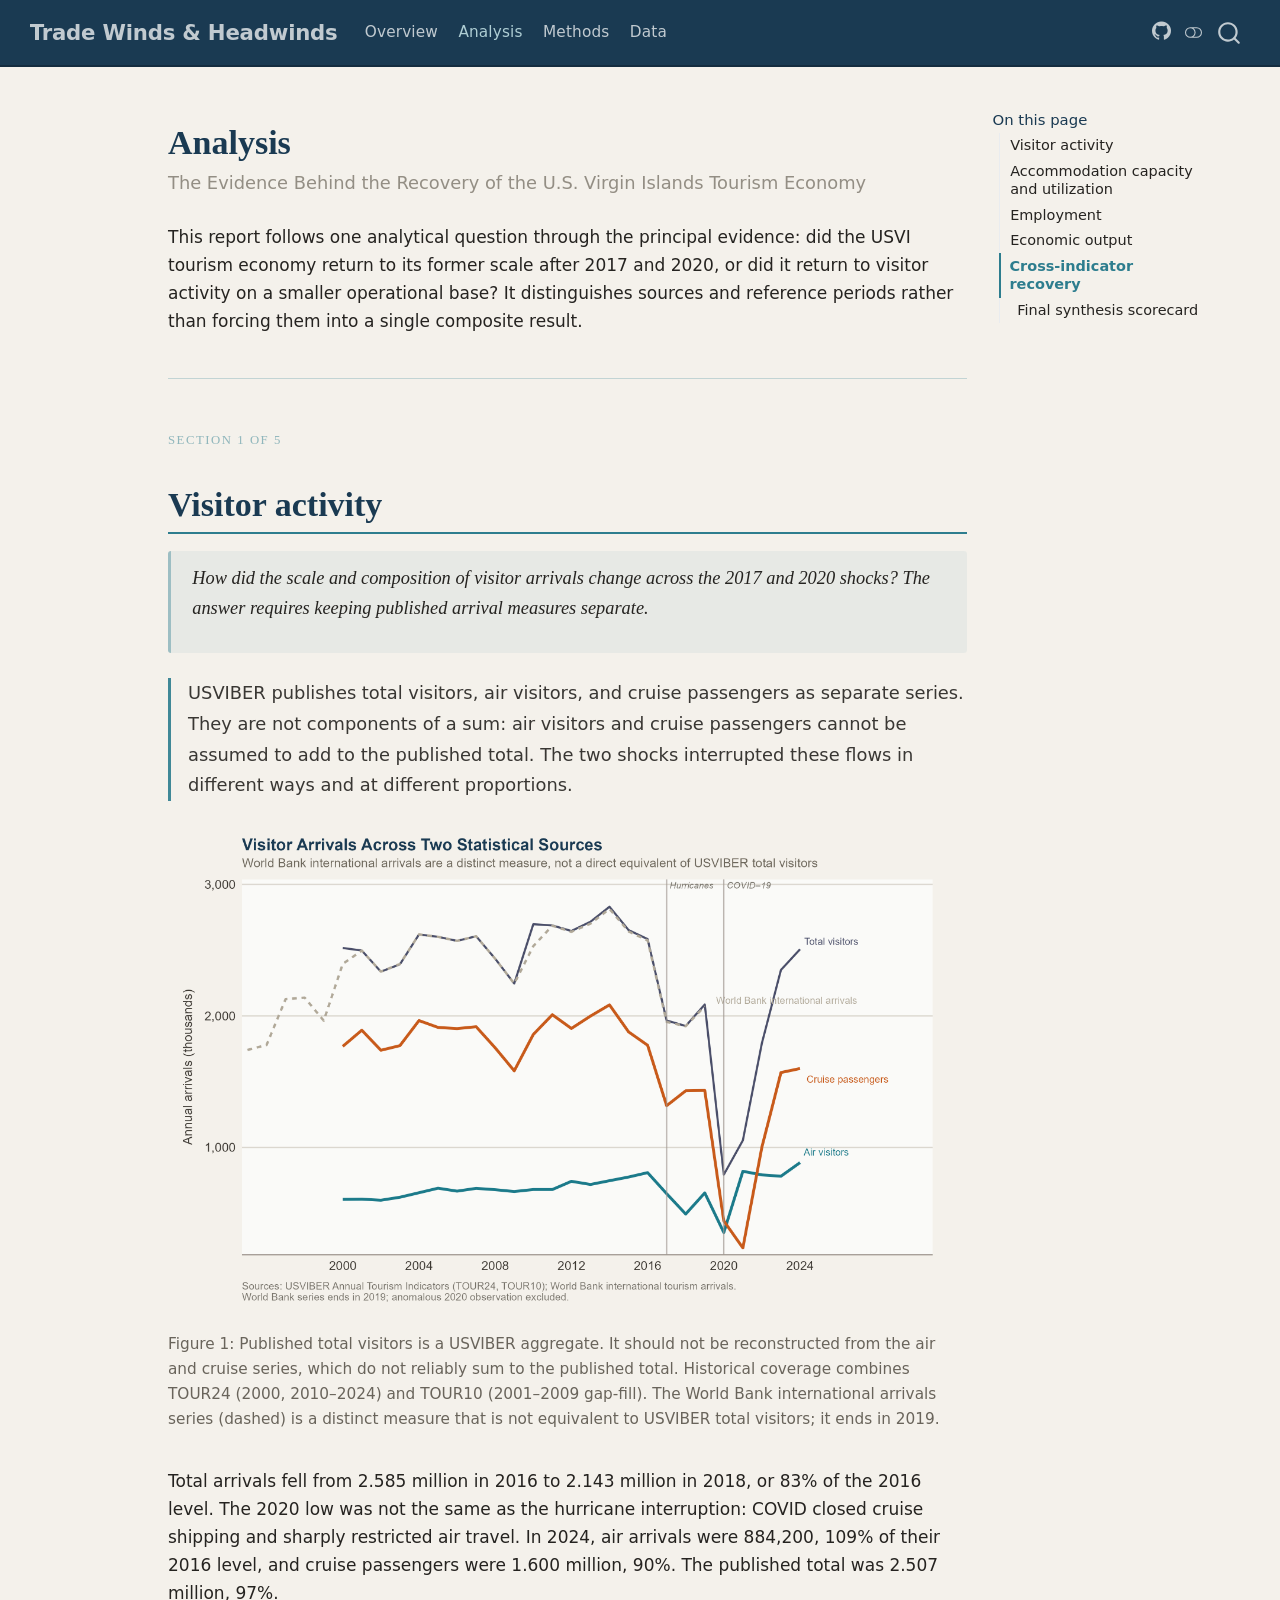
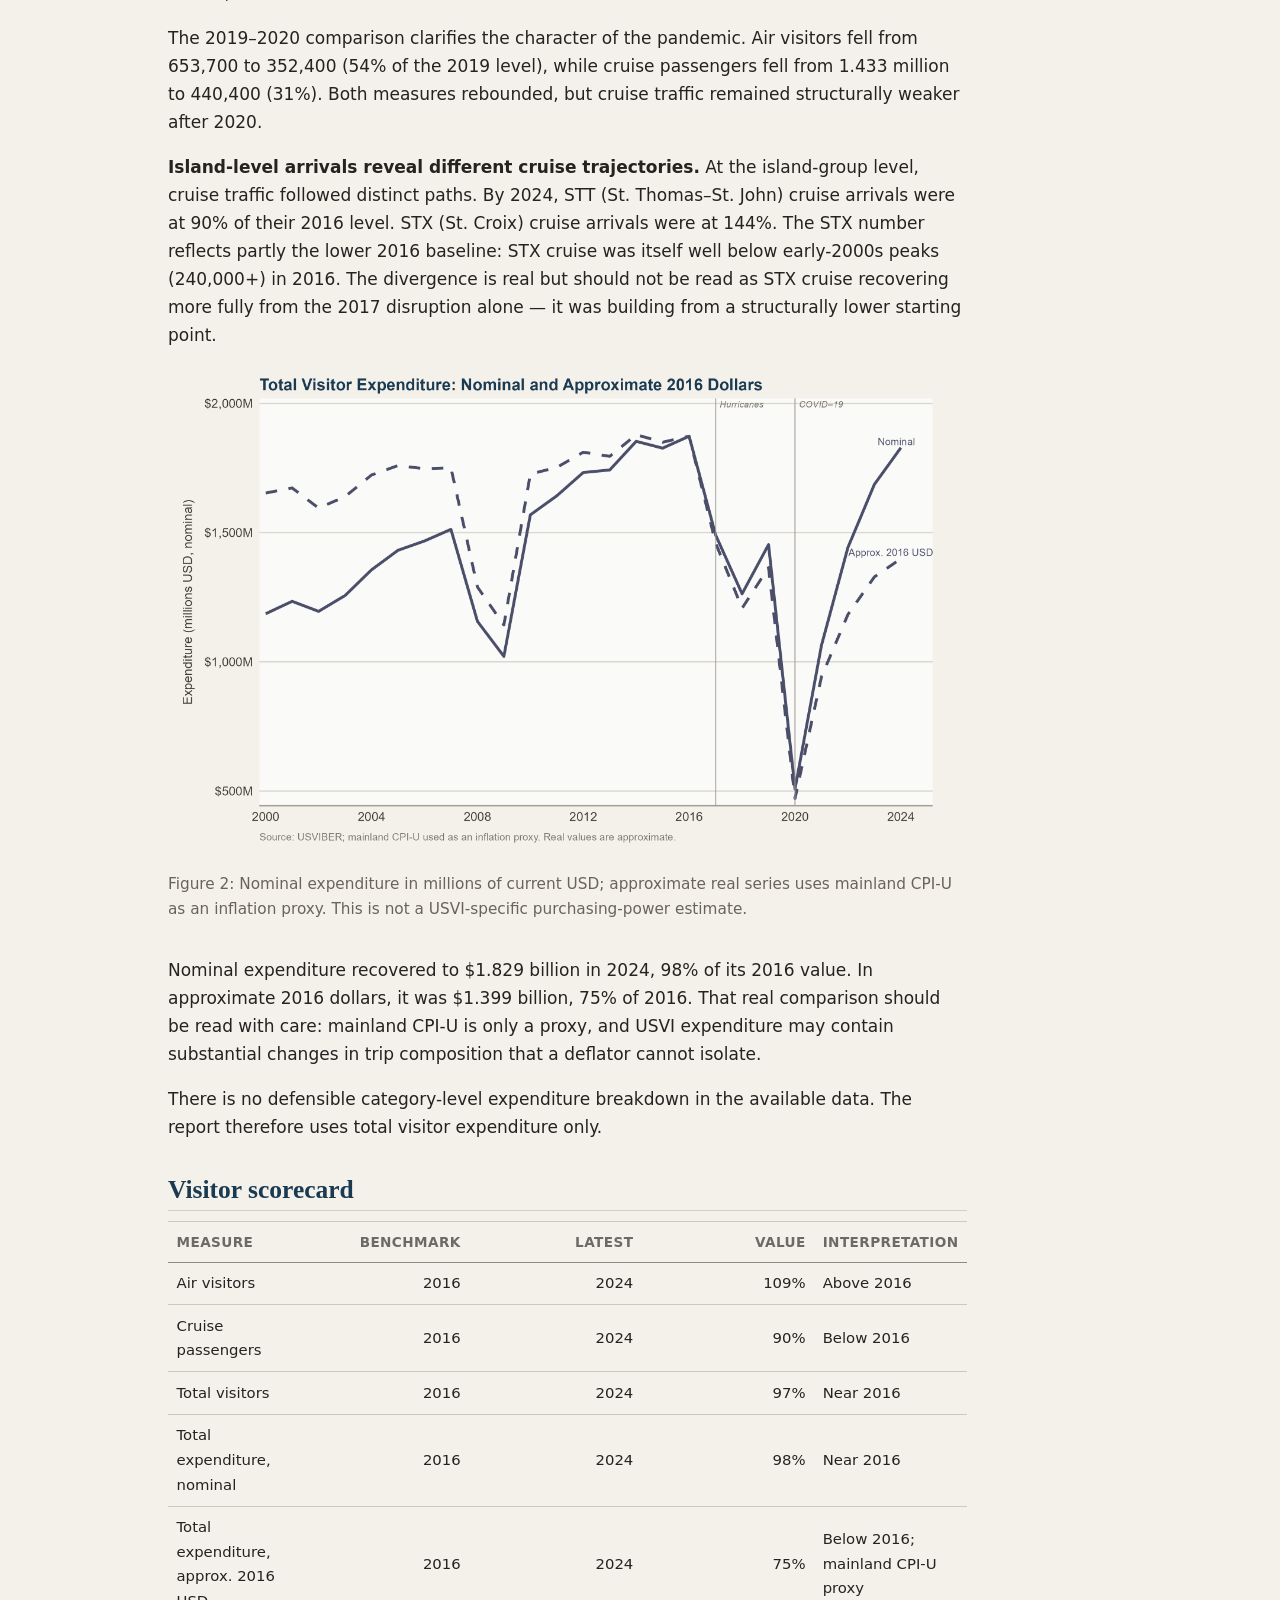
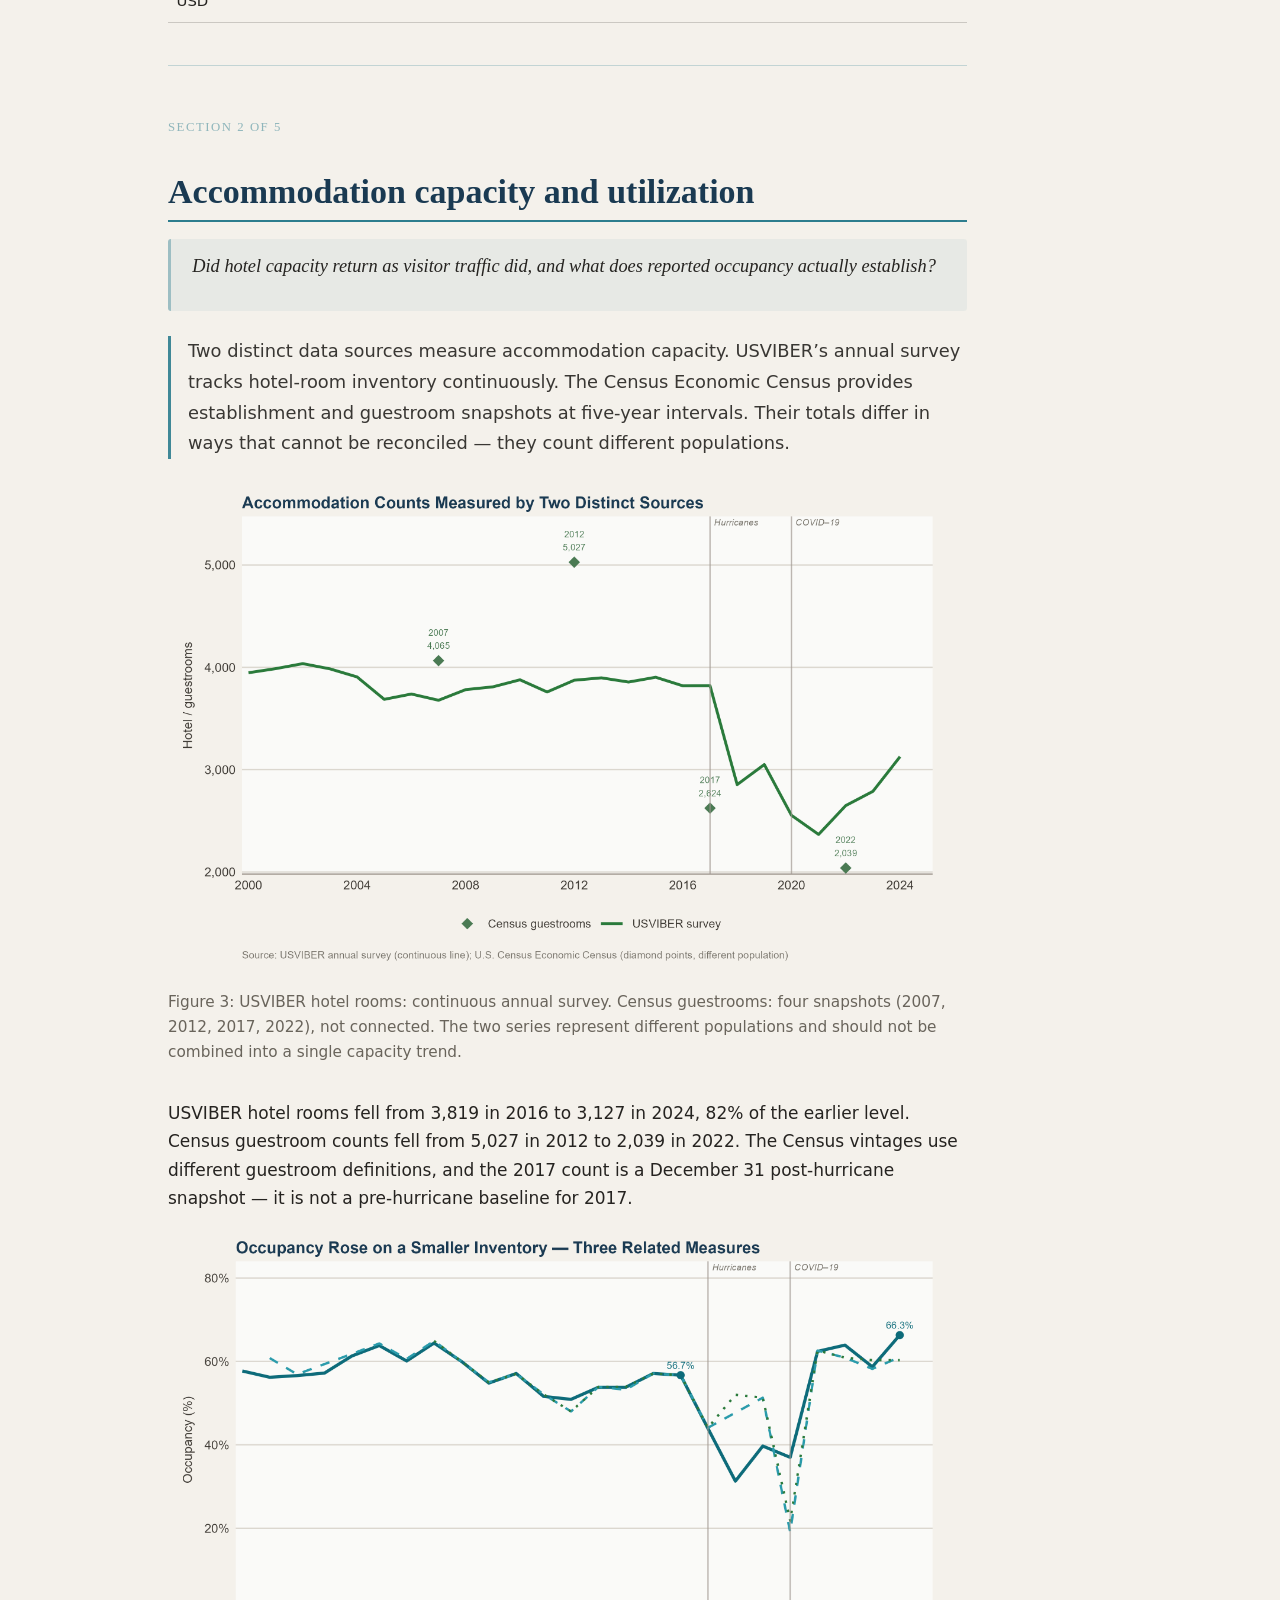
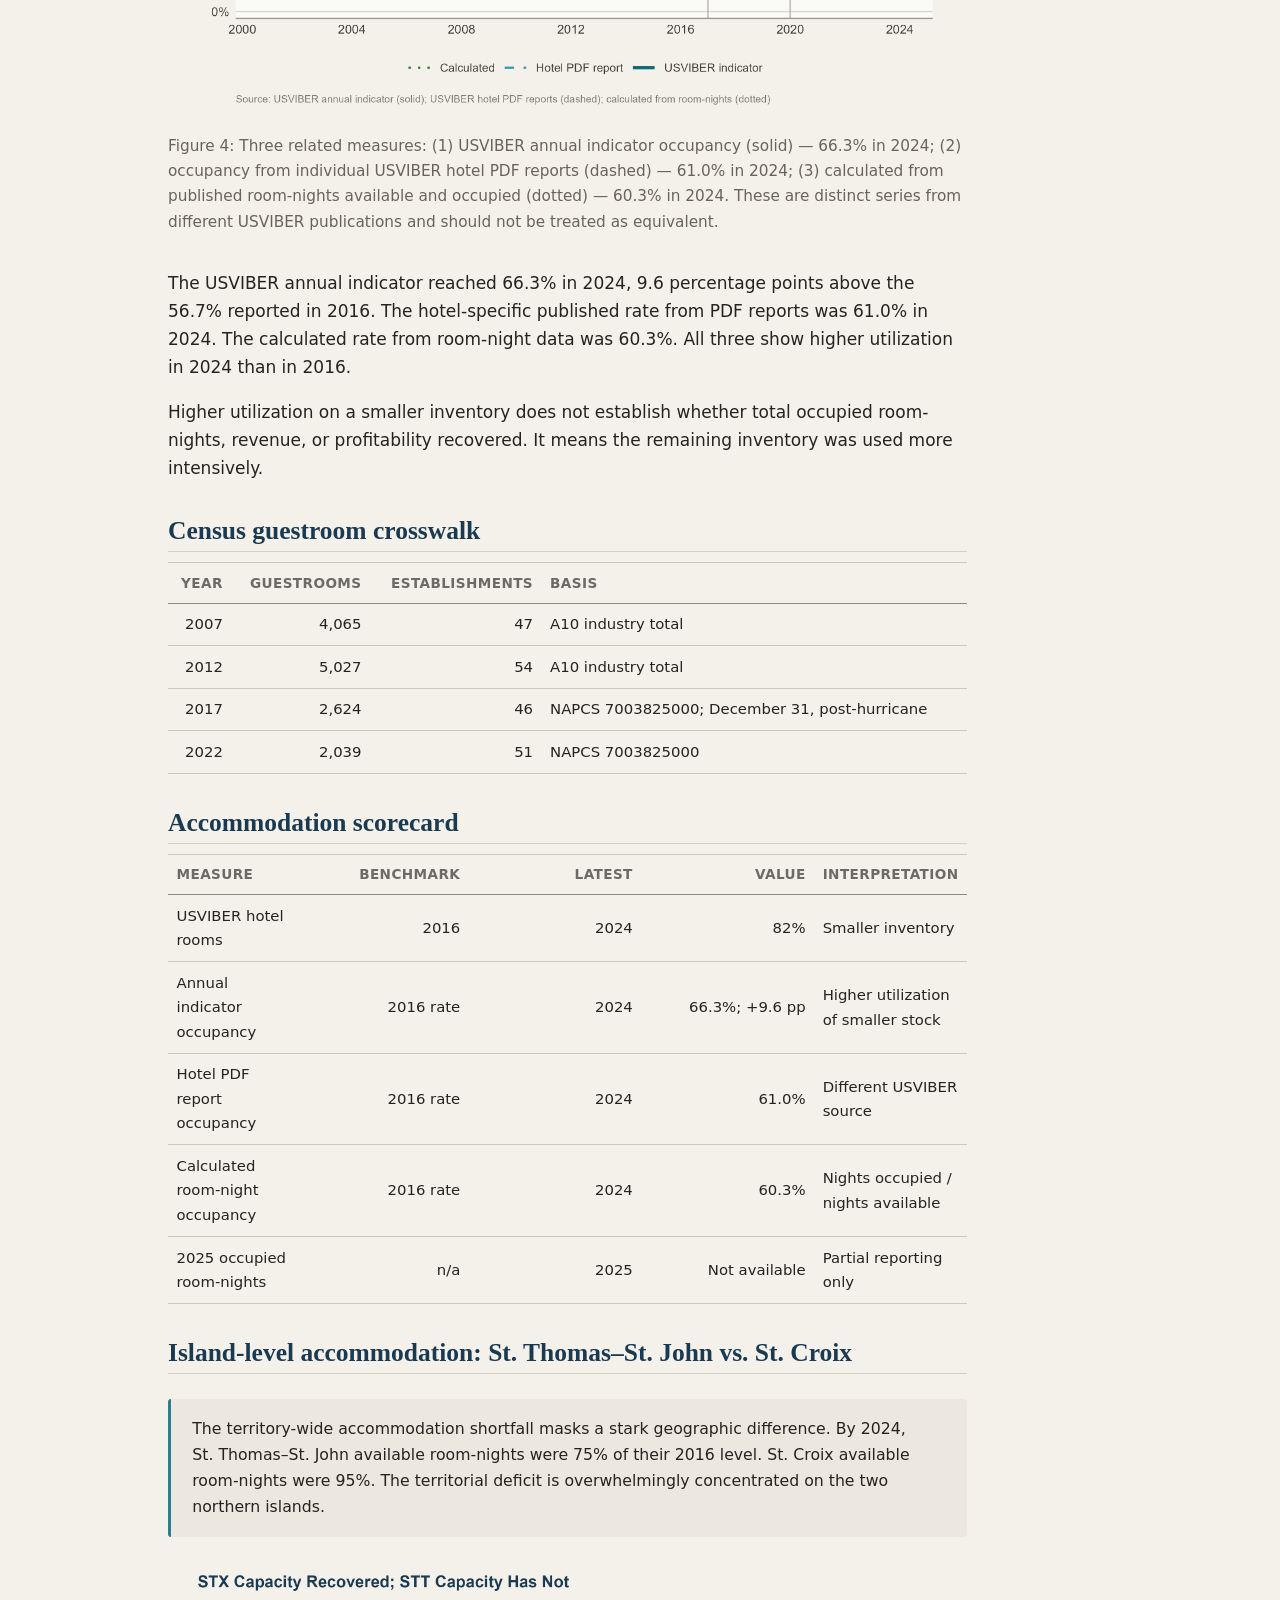
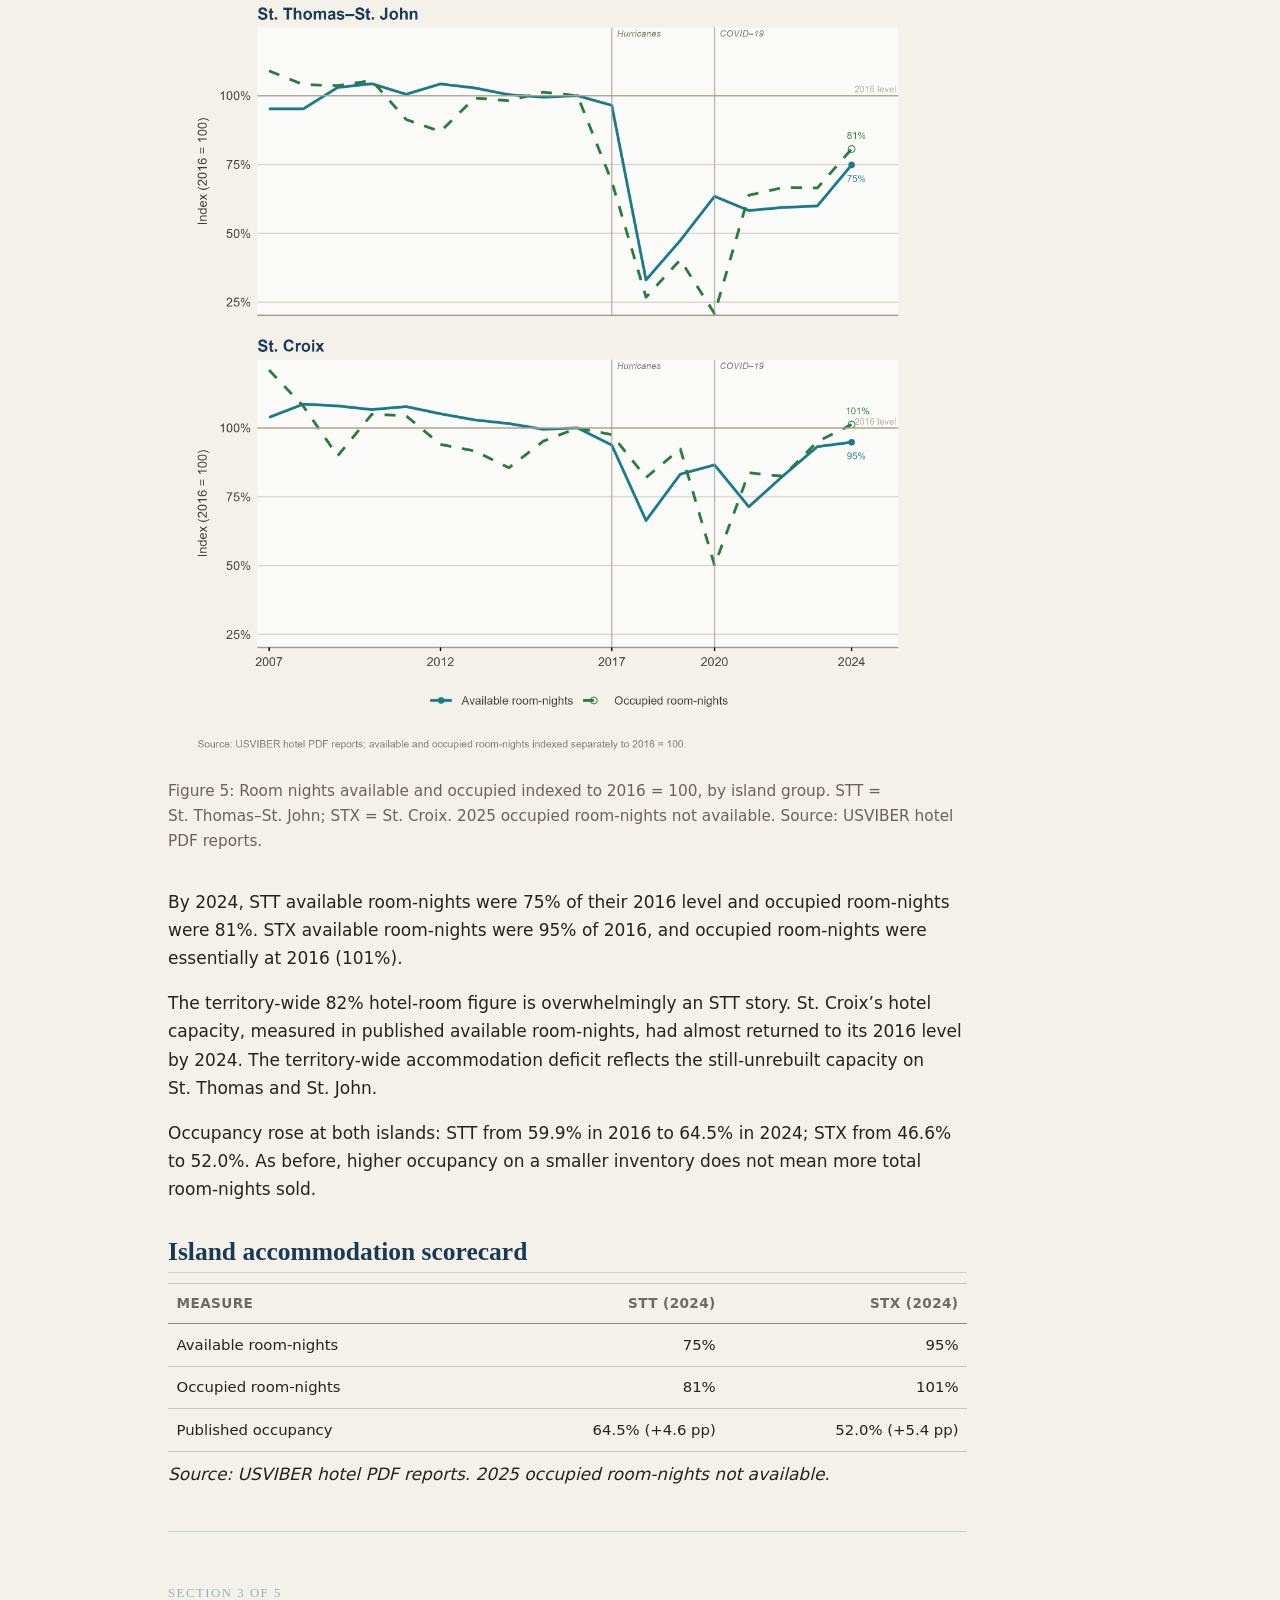
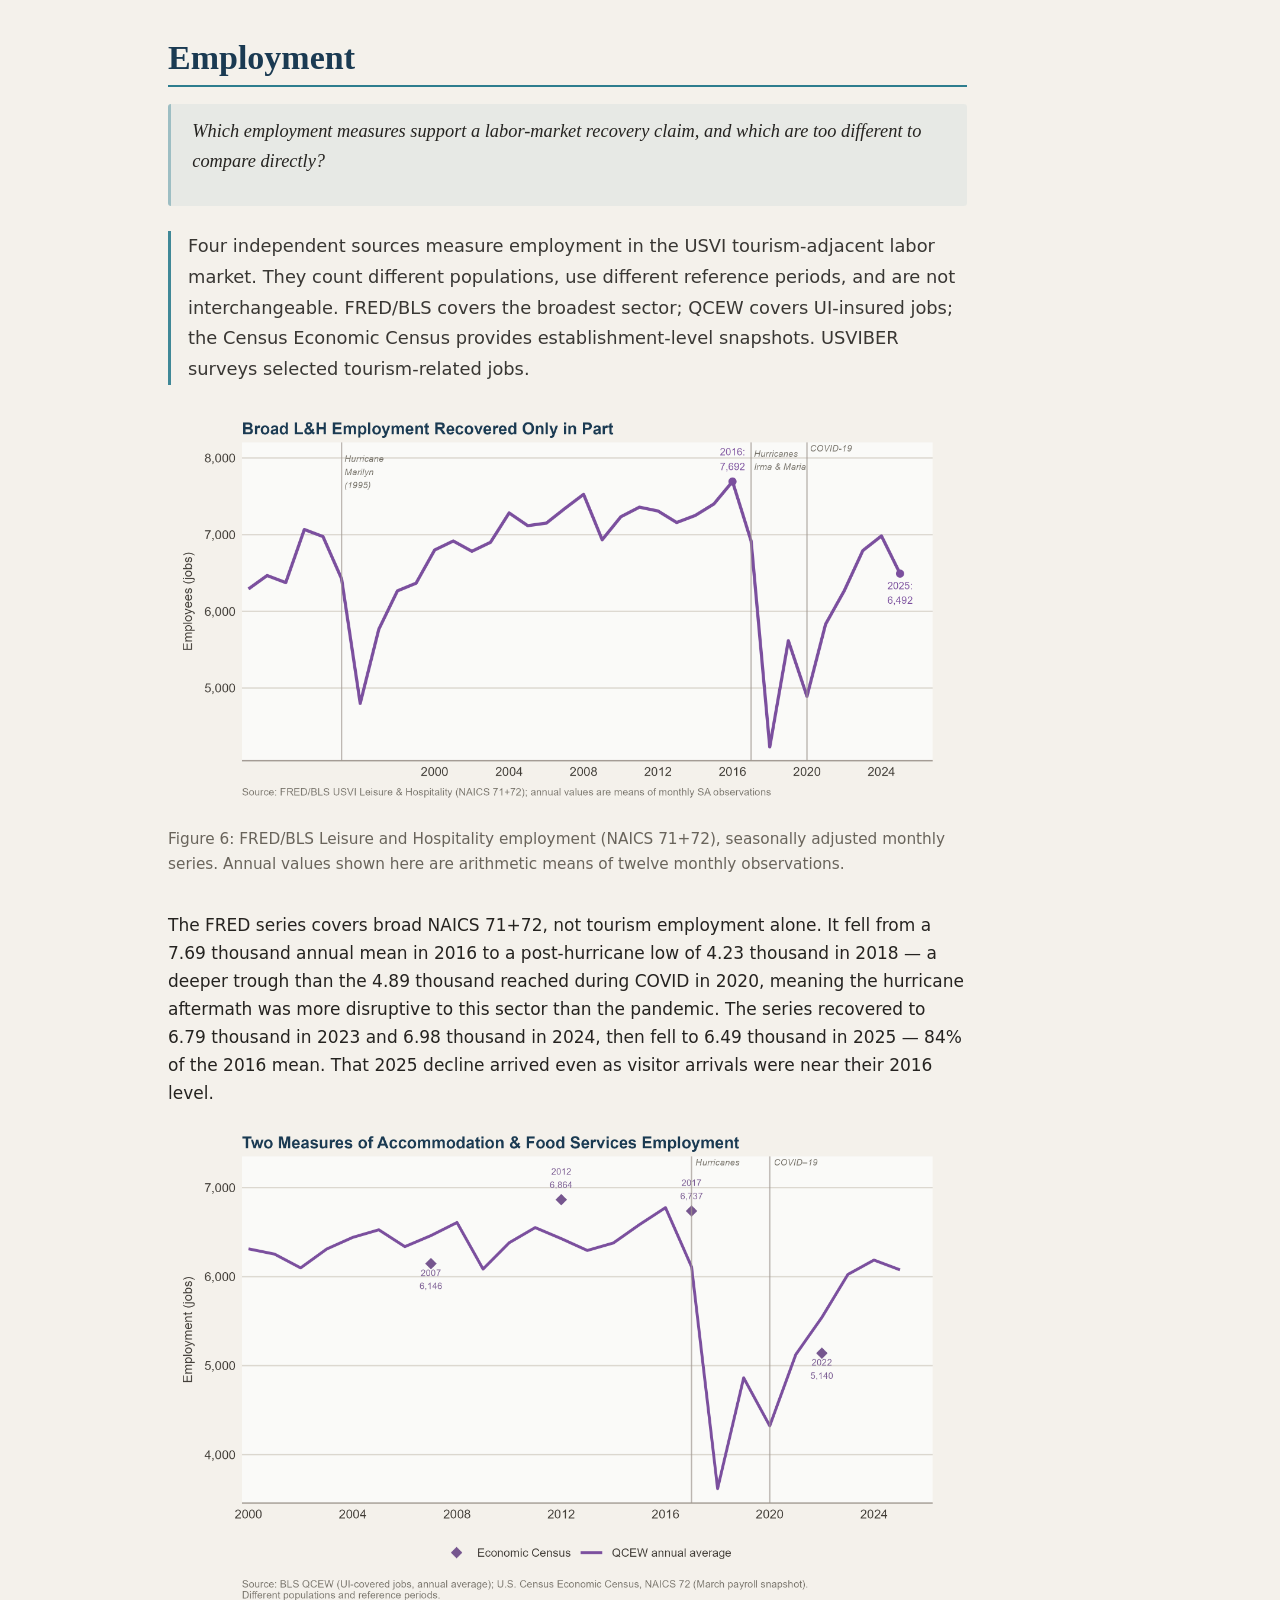
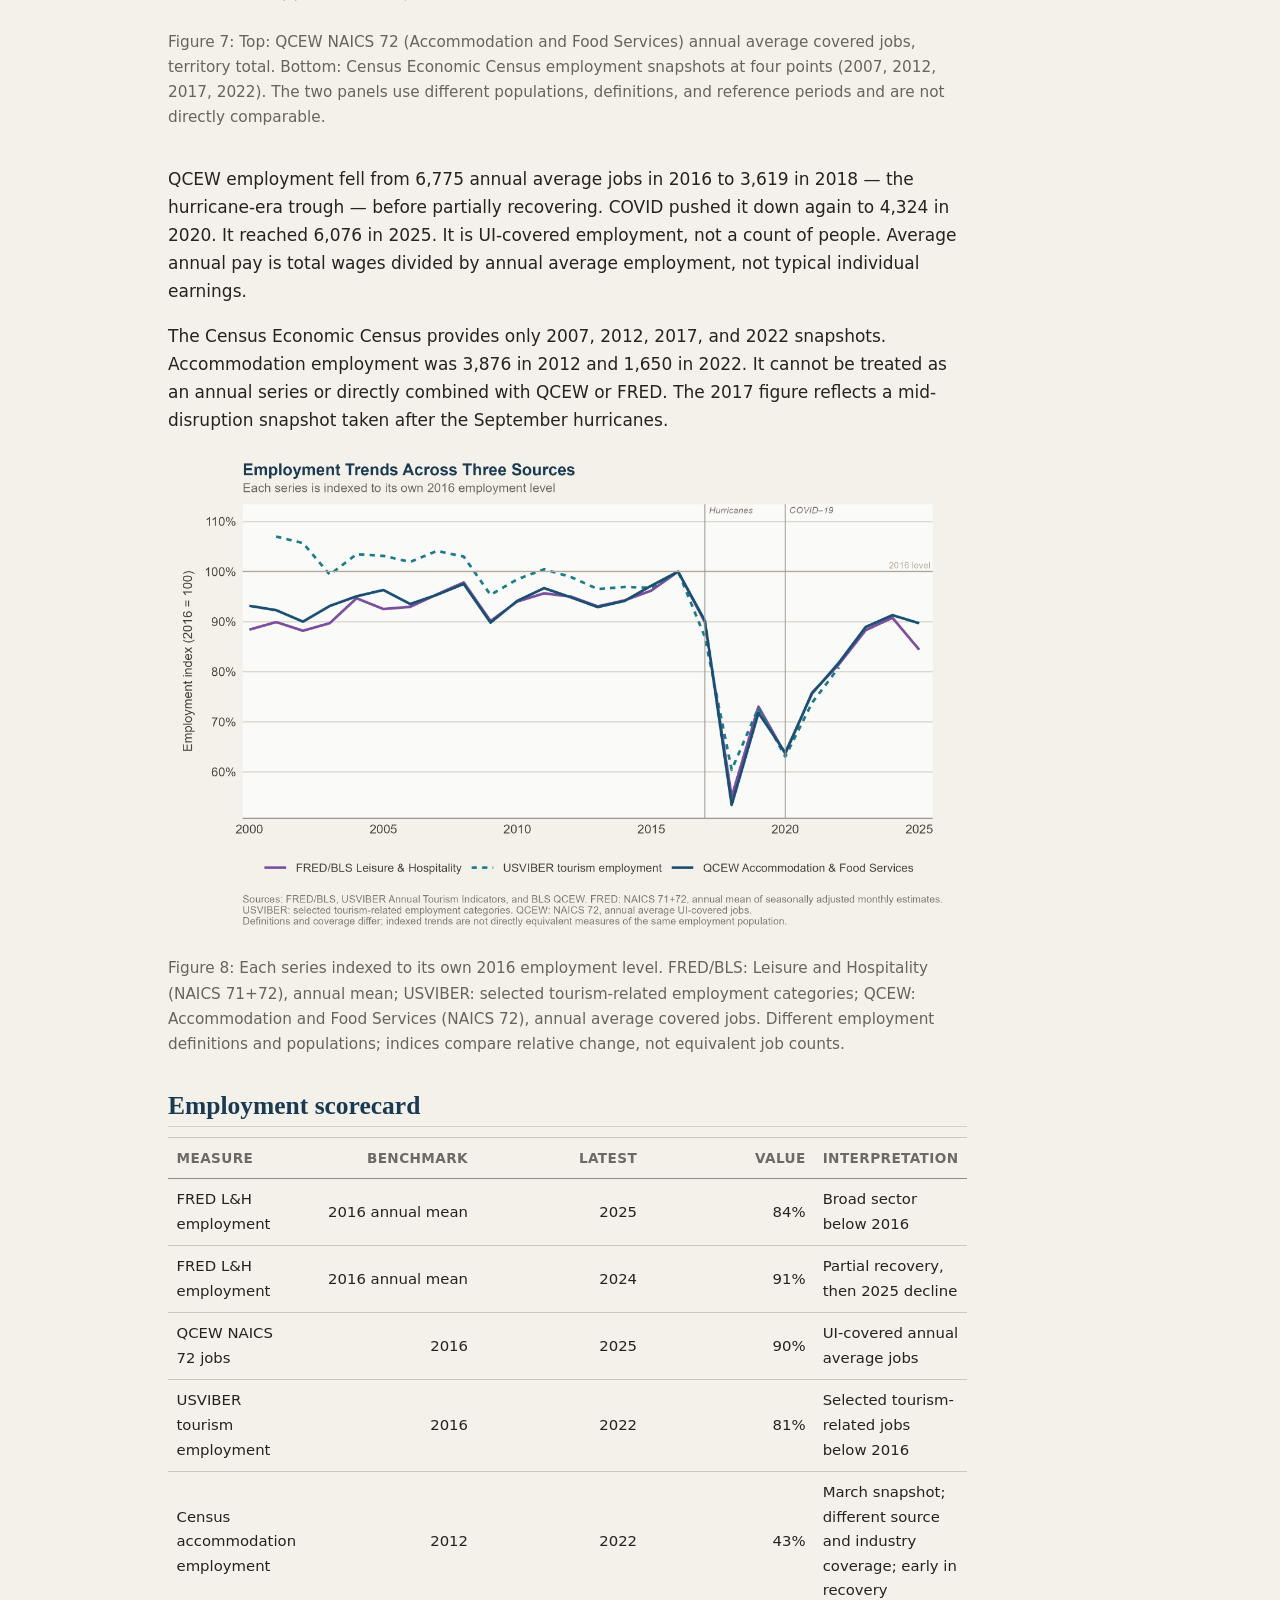
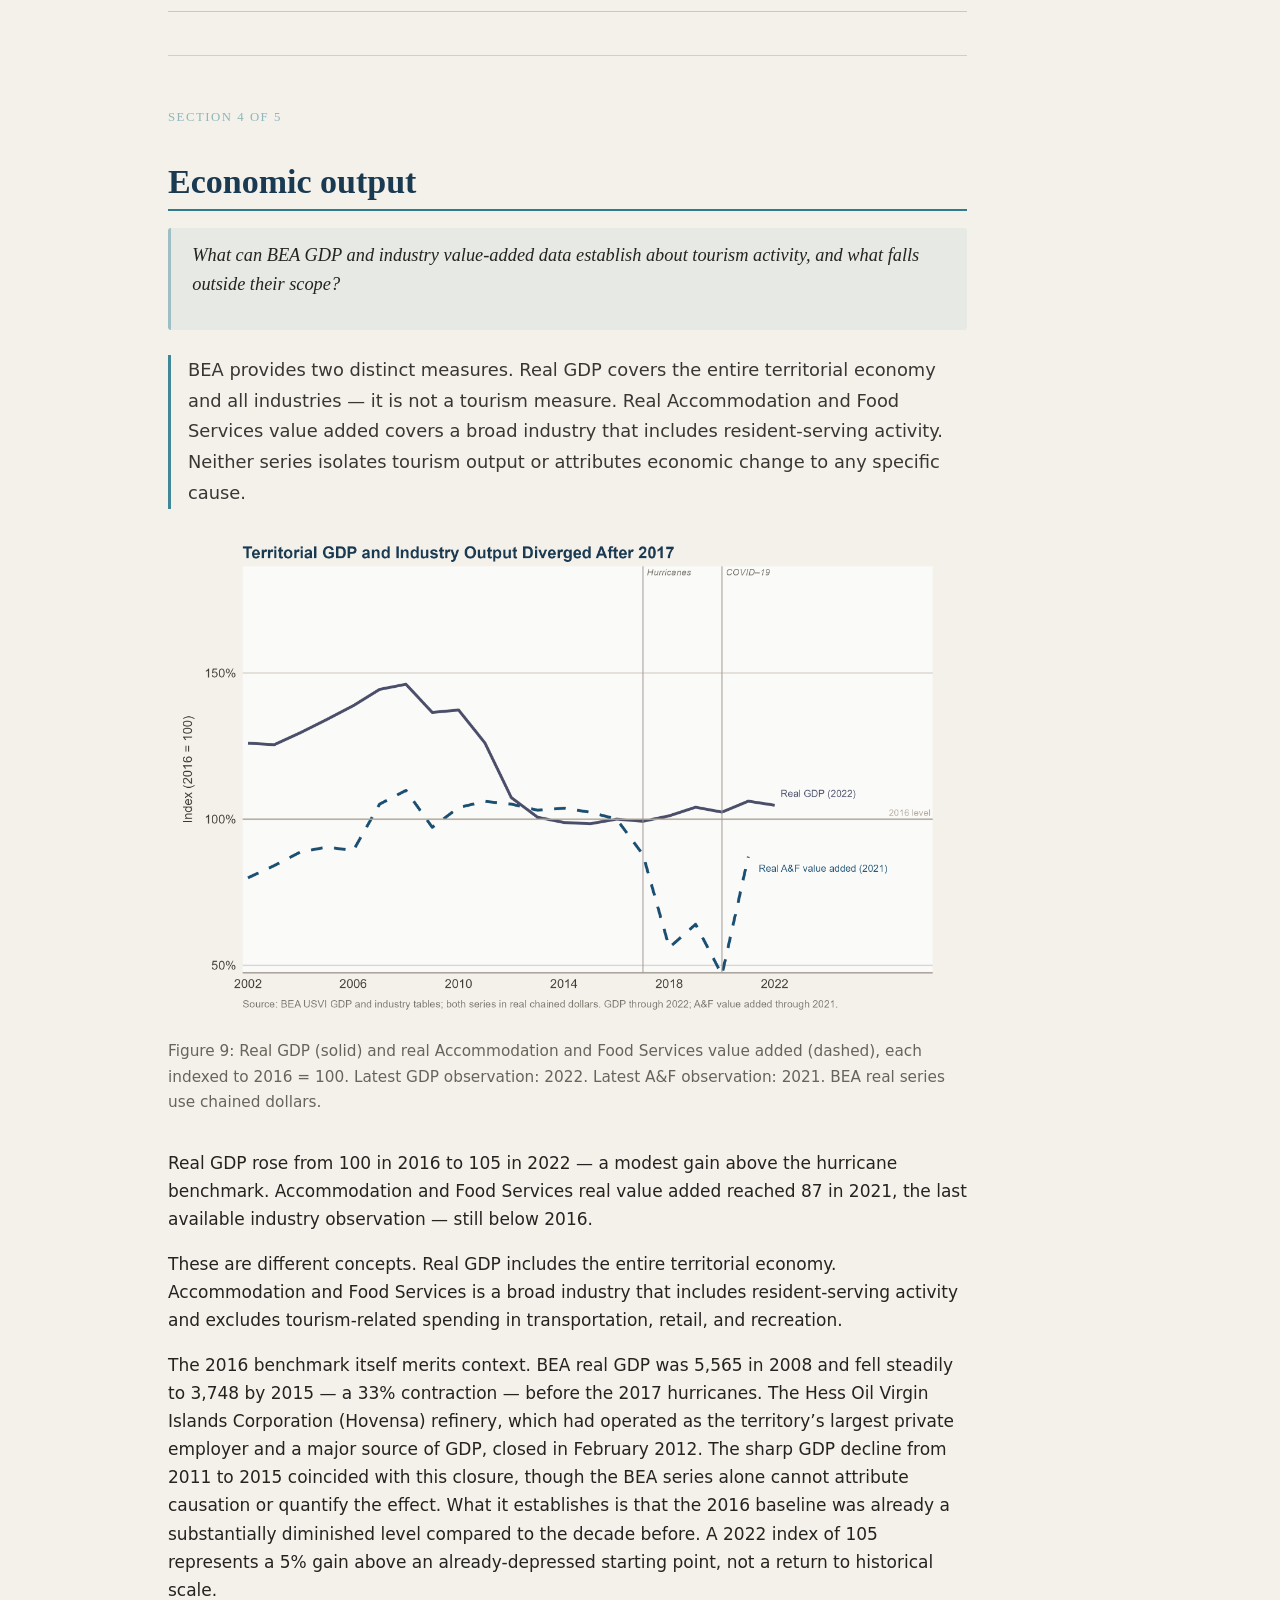
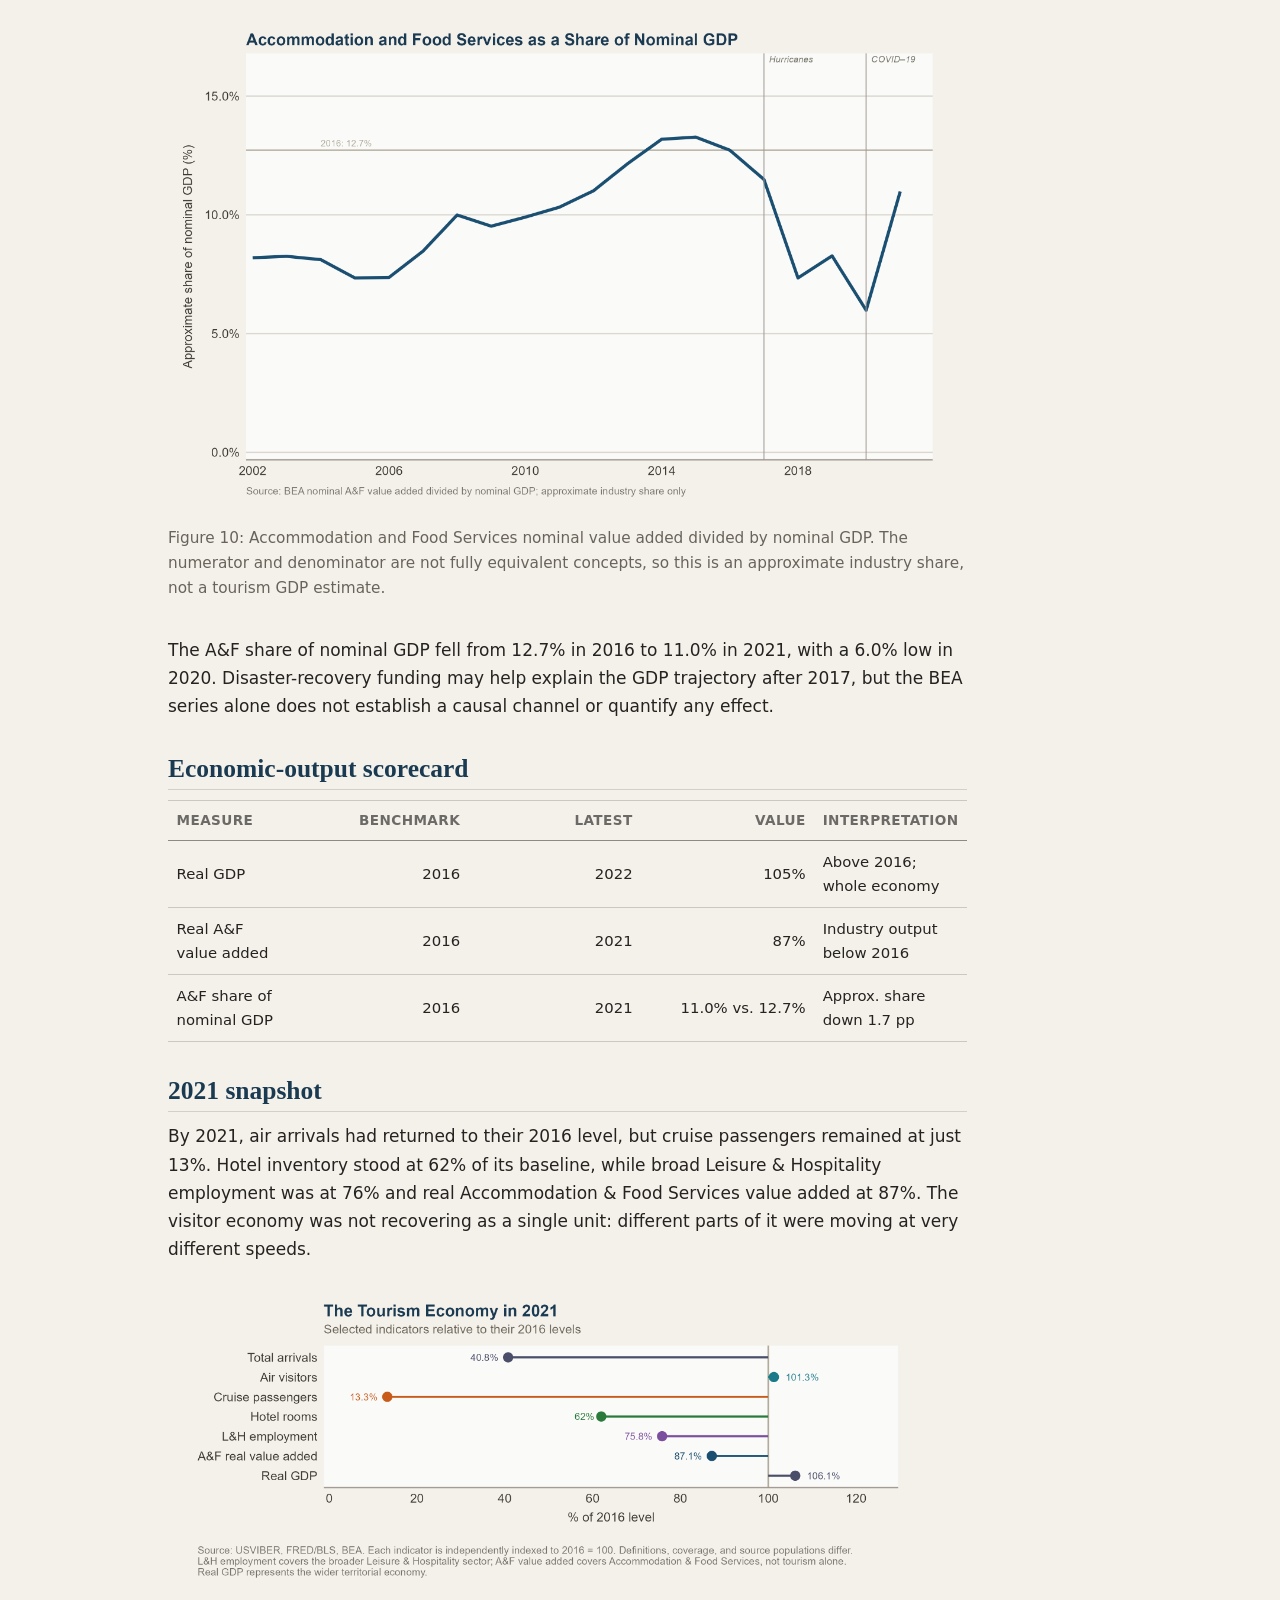
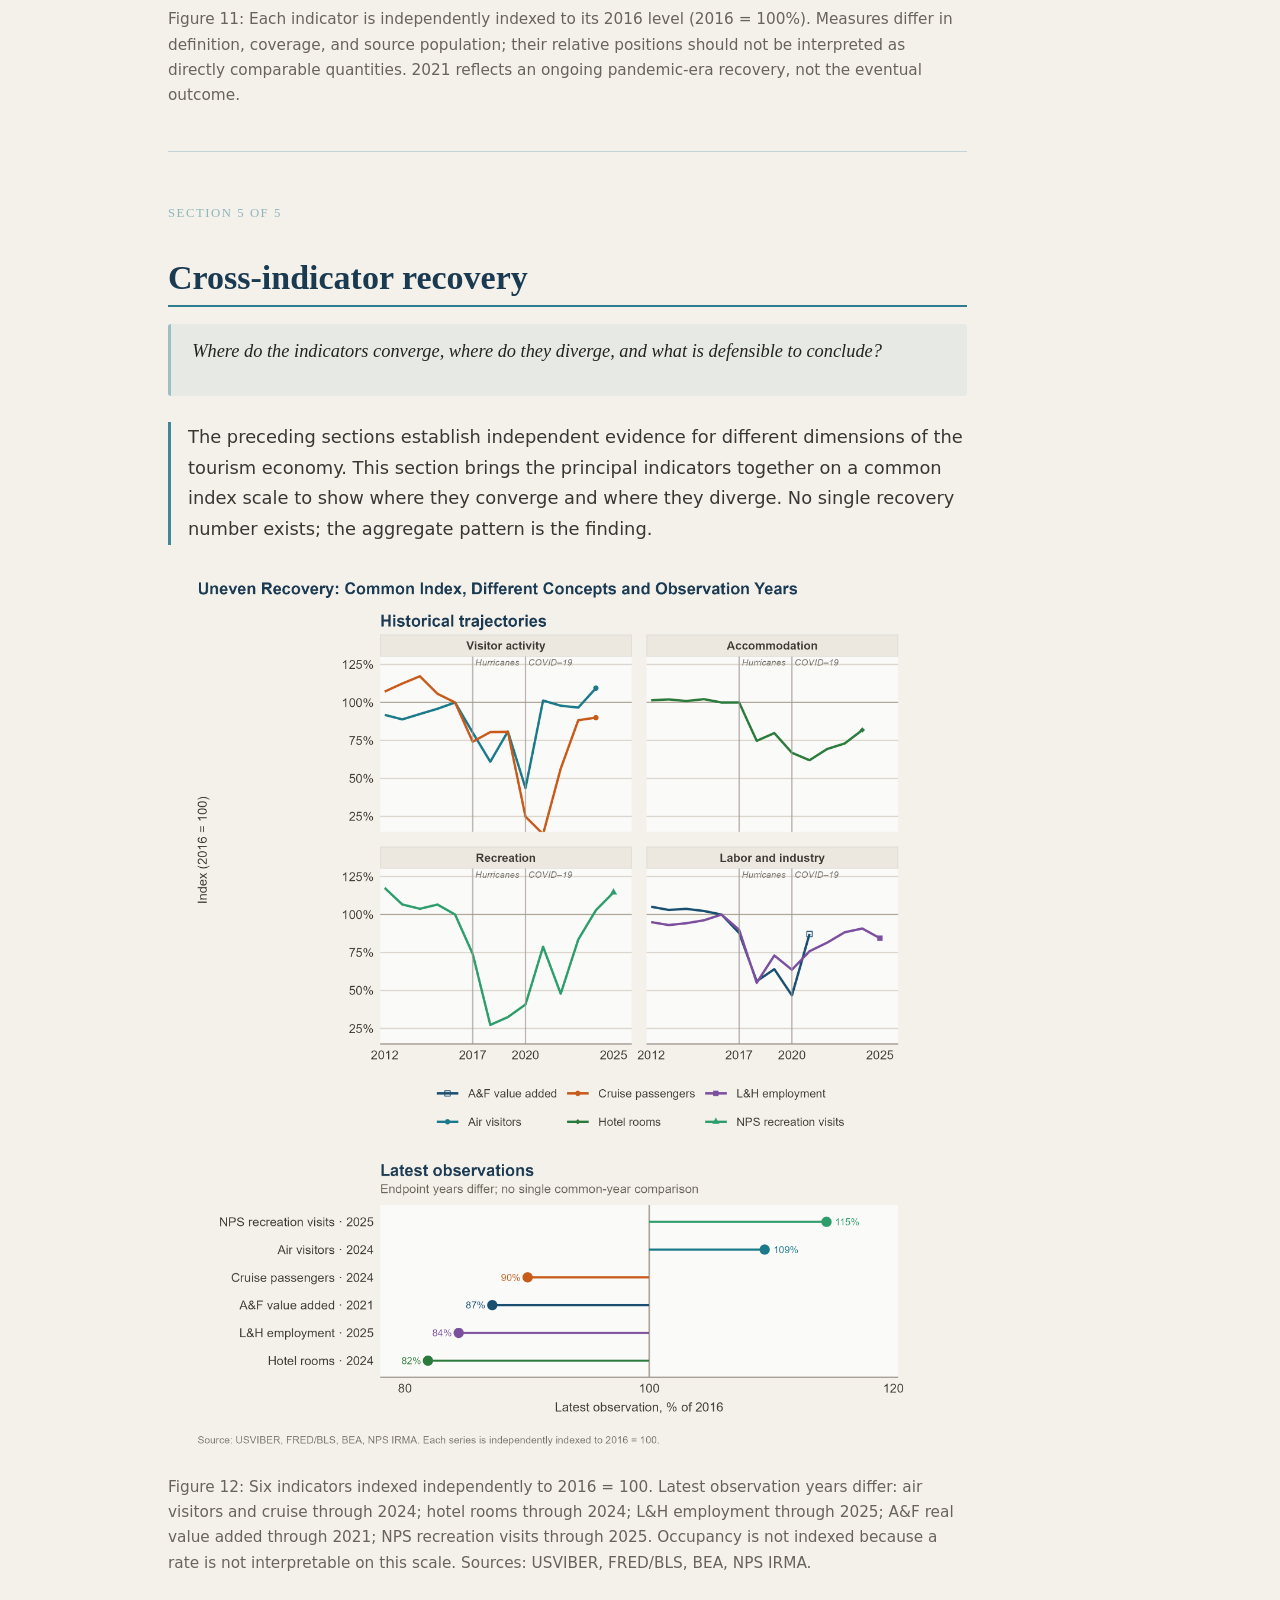
<file: docs/reports/analysis.html>
<!DOCTYPE html>
<html xmlns="http://www.w3.org/1999/xhtml" lang="en" xml:lang="en"><head>

<meta charset="utf-8">
<meta name="generator" content="quarto-1.10.20">

<meta name="viewport" content="width=device-width, initial-scale=1.0, user-scalable=yes">

<meta name="author" content="Bryan C. Johns">

<title>Analysis – Trade Winds &amp; Headwinds</title>
<style>
/* Default styles provided by pandoc.
** See https://pandoc.org/MANUAL.html#variables-for-html for config info.
*/
span.smallcaps{font-variant: small-caps;}
div.columns{display: flex; gap: 1.5em;}
div.column{flex: auto;}
@media screen {
div.columns{gap: min(4vw, 1.5em);}
div.column{overflow-x: auto;}
}
div.hanging-indent{margin-left: 1.5em; text-indent: -1.5em;}
ul.task-list{list-style: none;}
ul.task-list li input[type="checkbox"] {
  width: 0.8em;
  margin: 0 0.8em 0.2em -1em; /* quarto-specific, see https://github.com/quarto-dev/quarto-cli/issues/4556 */ 
  vertical-align: middle;
}
</style>


<script src="../site_libs/quarto-nav/quarto-nav.js"></script>
<script src="../site_libs/quarto-nav/headroom.min.js"></script>
<script src="../site_libs/clipboard/clipboard.min.js"></script>
<script src="../site_libs/quarto-search/autocomplete.umd.js"></script>
<script src="../site_libs/quarto-search/fuse.min.js"></script>
<script src="../site_libs/quarto-search/quarto-search.js"></script>
<meta name="quarto:offset" content="../">
<link href="../reports/images/favicon.png" rel="icon" type="image/png">
<script src="../site_libs/quarto-html/quarto.js" type="module"></script>
<script src="../site_libs/quarto-html/tabsets/tabsets.js" type="module"></script>
<script src="../site_libs/quarto-html/popper.min.js"></script>
<script src="../site_libs/quarto-html/tippy.umd.min.js"></script>
<script src="../site_libs/quarto-html/anchor.min.js"></script>
<link href="../site_libs/quarto-html/tippy.css" rel="stylesheet">
<link href="../site_libs/quarto-html/quarto-syntax-highlighting-17888a1159294d3eb470f19f6f52f5a5.css" rel="stylesheet" class="quarto-color-scheme" id="quarto-text-highlighting-styles">
<link href="../site_libs/quarto-html/quarto-syntax-highlighting-dark-0ae969d3293726db143f6e9eb89af930.css" rel="stylesheet" class="quarto-color-scheme quarto-color-alternate" id="quarto-text-highlighting-styles">
<link href="../site_libs/quarto-html/quarto-syntax-highlighting-17888a1159294d3eb470f19f6f52f5a5.css" rel="stylesheet" class="quarto-color-scheme-extra" id="quarto-text-highlighting-styles">
<script src="../site_libs/bootstrap/bootstrap.min.js"></script>
<link href="../site_libs/bootstrap/bootstrap-icons.css" rel="stylesheet">
<link href="../site_libs/bootstrap/bootstrap-ca75502339ea99b0489967ac60a96171.min.css" rel="stylesheet" append-hash="true" class="quarto-color-scheme" id="quarto-bootstrap" data-mode="light">
<link href="../site_libs/bootstrap/bootstrap-dark-1b054b1e49bdabc3f2c47f08e70fa59d.min.css" rel="stylesheet" append-hash="true" class="quarto-color-scheme quarto-color-alternate" id="quarto-bootstrap" data-mode="dark">
<link href="../site_libs/bootstrap/bootstrap-ca75502339ea99b0489967ac60a96171.min.css" rel="stylesheet" append-hash="true" class="quarto-color-scheme-extra" id="quarto-bootstrap" data-mode="light">
<script id="quarto-search-options" type="application/json">{
  "location": "navbar",
  "copy-button": false,
  "collapse-after": 3,
  "panel-placement": "end",
  "type": "overlay",
  "limit": 50,
  "keyboard-shortcut": [
    "f",
    "/",
    "s"
  ],
  "show-item-context": false,
  "language": {
    "search-no-results-text": "No results",
    "search-matching-documents-text": "matching documents",
    "search-copy-link-title": "Copy link to search",
    "search-hide-matches-text": "Hide additional matches",
    "search-more-match-text": "more match in this document",
    "search-more-matches-text": "more matches in this document",
    "search-clear-button-title": "Clear",
    "search-text-placeholder": "",
    "search-detached-cancel-button-title": "Cancel",
    "search-submit-button-title": "Submit",
    "search-label": "Search"
  }
}</script>
<style>html{ scroll-behavior: smooth; }</style>


<meta property="og:title" content="Analysis – Trade Winds &amp; Headwinds">
<meta property="og:description" content="The Evidence Behind the Recovery of the U.S. Virgin Islands Tourism Economy">
<meta property="og:image" content="https://johbry17.github.io/Trade-Winds-and-Headwinds/figures/publication/fig09a_2021_recovery_snapshot_light.png">
<meta property="og:site_name" content="Trade Winds &amp; Headwinds">
<meta property="og:image:height" content="1050">
<meta property="og:image:width" content="2700">
<meta name="twitter:title" content="Analysis – Trade Winds &amp; Headwinds">
<meta name="twitter:description" content="The Evidence Behind the Recovery of the U.S. Virgin Islands Tourism Economy">
<meta name="twitter:image" content="https://johbry17.github.io/Trade-Winds-and-Headwinds/figures/publication/fig09a_2021_recovery_snapshot_light.png">
<meta name="twitter:image-height" content="1050">
<meta name="twitter:image-width" content="2700">
<meta name="twitter:card" content="summary_large_image">
</head>

<body class="nav-fixed quarto-light"><script id="quarto-html-before-body" type="application/javascript">
    const toggleBodyColorMode = (bsSheetEl) => {
      const mode = bsSheetEl.getAttribute("data-mode");
      const bodyEl = window.document.querySelector("body");
      if (mode === "dark") {
        bodyEl.classList.add("quarto-dark");
        bodyEl.classList.remove("quarto-light");
      } else {
        bodyEl.classList.add("quarto-light");
        bodyEl.classList.remove("quarto-dark");
      }
    }
    const toggleBodyColorPrimary = () => {
      const bsSheetEl = window.document.querySelector("link#quarto-bootstrap:not([rel=disabled-stylesheet])");
      if (bsSheetEl) {
        toggleBodyColorMode(bsSheetEl);
      }
    }
    const setColorSchemeToggle = (alternate) => {
      const toggles = window.document.querySelectorAll('.quarto-color-scheme-toggle');
      for (let i=0; i < toggles.length; i++) {
        const toggle = toggles[i];
        if (toggle) {
          if (alternate) {
            toggle.classList.add("alternate");
          } else {
            toggle.classList.remove("alternate");
          }
        }
      }
    };
    const toggleColorMode = (alternate) => {
      // Switch the stylesheets
      const primaryStylesheets = window.document.querySelectorAll('link.quarto-color-scheme:not(.quarto-color-alternate)');
      const alternateStylesheets = window.document.querySelectorAll('link.quarto-color-scheme.quarto-color-alternate');
      manageTransitions('#quarto-margin-sidebar .nav-link', false);
      if (alternate) {
        // note: dark is layered on light, we don't disable primary!
        enableStylesheet(alternateStylesheets);
        for (const sheetNode of alternateStylesheets) {
          if (sheetNode.id === "quarto-bootstrap") {
            toggleBodyColorMode(sheetNode);
          }
        }
      } else {
        disableStylesheet(alternateStylesheets);
        enableStylesheet(primaryStylesheets)
        toggleBodyColorPrimary();
      }
      manageTransitions('#quarto-margin-sidebar .nav-link', true);
      // Switch the toggles
      setColorSchemeToggle(alternate)
      // Hack to workaround the fact that safari doesn't
      // properly recolor the scrollbar when toggling (#1455)
      if (navigator.userAgent.indexOf('Safari') > 0 && navigator.userAgent.indexOf('Chrome') == -1) {
        manageTransitions("body", false);
        window.scrollTo(0, 1);
        setTimeout(() => {
          window.scrollTo(0, 0);
          manageTransitions("body", true);
        }, 40);
      }
    }
    const disableStylesheet = (stylesheets) => {
      for (let i=0; i < stylesheets.length; i++) {
        const stylesheet = stylesheets[i];
        stylesheet.rel = 'disabled-stylesheet';
      }
    }
    const enableStylesheet = (stylesheets) => {
      for (let i=0; i < stylesheets.length; i++) {
        const stylesheet = stylesheets[i];
        if(stylesheet.rel !== 'stylesheet') { // for Chrome, which will still FOUC without this check
          stylesheet.rel = 'stylesheet';
        }
      }
    }
    const manageTransitions = (selector, allowTransitions) => {
      const els = window.document.querySelectorAll(selector);
      for (let i=0; i < els.length; i++) {
        const el = els[i];
        if (allowTransitions) {
          el.classList.remove('notransition');
        } else {
          el.classList.add('notransition');
        }
      }
    }
    const isFileUrl = () => {
      return window.location.protocol === 'file:';
    }
    const hasAlternateSentinel = () => {
      let styleSentinel = getColorSchemeSentinel();
      if (styleSentinel !== null) {
        return styleSentinel === "alternate";
      } else {
        return false;
      }
    }
    const setStyleSentinel = (alternate) => {
      const value = alternate ? "alternate" : "default";
      if (!isFileUrl()) {
        window.localStorage.setItem("quarto-color-scheme", value);
      } else {
        localAlternateSentinel = value;
      }
    }
    const getColorSchemeSentinel = () => {
      if (!isFileUrl()) {
        const storageValue = window.localStorage.getItem("quarto-color-scheme");
        return storageValue != null ? storageValue : localAlternateSentinel;
      } else {
        return localAlternateSentinel;
      }
    }
    const toggleGiscusIfUsed = (isAlternate, darkModeDefault) => {
      const baseTheme = document.querySelector('#giscus-base-theme')?.value ?? 'light';
      const alternateTheme = document.querySelector('#giscus-alt-theme')?.value ?? 'dark';
      let newTheme = '';
      if(authorPrefersDark) {
        newTheme = isAlternate ? baseTheme : alternateTheme;
      } else {
        newTheme = isAlternate ? alternateTheme : baseTheme;
      }
      const changeGiscusTheme = () => {
        // From: https://github.com/giscus/giscus/issues/336
        const sendMessage = (message) => {
          const iframe = document.querySelector('iframe.giscus-frame');
          if (!iframe) return;
          iframe.contentWindow.postMessage({ giscus: message }, 'https://giscus.app');
        }
        sendMessage({
          setConfig: {
            theme: newTheme
          }
        });
      }
      const isGiscussLoaded = window.document.querySelector('iframe.giscus-frame') !== null;
      if (isGiscussLoaded) {
        changeGiscusTheme();
      }
    };
    const authorPrefersDark = false;
    const queryPrefersDark = window.matchMedia('(prefers-color-scheme: dark)');
    const darkModeDefault = queryPrefersDark.matches;
      document.querySelector('link#quarto-text-highlighting-styles.quarto-color-scheme-extra').rel = 'disabled-stylesheet';
      document.querySelector('link#quarto-bootstrap.quarto-color-scheme-extra').rel = 'disabled-stylesheet';
    let localAlternateSentinel = darkModeDefault ? 'alternate' : 'default';
    // Dark / light mode switch
    window.quartoToggleColorScheme = () => {
      // Read the current dark / light value
      let toAlternate = !hasAlternateSentinel();
      toggleColorMode(toAlternate);
      setStyleSentinel(toAlternate);
      toggleGiscusIfUsed(toAlternate, darkModeDefault);
      window.dispatchEvent(new Event('resize'));
    };
    queryPrefersDark.addEventListener("change", e => {
      if(window.localStorage.getItem("quarto-color-scheme") !== null)
        return;
      const alternate = e.matches
      toggleColorMode(alternate);
      localAlternateSentinel = e.matches ? 'alternate' : 'default'; // this is used alongside local storage!
      toggleGiscusIfUsed(alternate, darkModeDefault);
    });
    // Switch to dark mode if need be
    if (hasAlternateSentinel()) {
      toggleColorMode(true);
    } else {
      toggleColorMode(false);
    }
  </script>

<div id="quarto-search-results"></div>
  <header id="quarto-header" class="headroom fixed-top">
    <nav class="navbar navbar-expand-lg " data-bs-theme="dark">
      <div class="navbar-container container-fluid">
      <div class="navbar-brand-container mx-auto">
    <a class="navbar-brand" href="../index.html">
    <span class="navbar-title">Trade Winds &amp; Headwinds</span>
    </a>
  </div>
            <div id="quarto-search" class="" title="Search"></div>
          <button class="navbar-toggler" type="button" data-bs-toggle="collapse" data-bs-target="#navbarCollapse" aria-controls="navbarCollapse" role="menu" aria-expanded="false" aria-label="Toggle navigation" onclick="if (window.quartoToggleHeadroom) { window.quartoToggleHeadroom(); }">
  <span class="navbar-toggler-icon"></span>
</button>
          <div class="collapse navbar-collapse" id="navbarCollapse">
            <ul class="navbar-nav navbar-nav-scroll me-auto">
  <li class="nav-item">
    <a class="nav-link" href="../reports/overview.html"> 
<span class="menu-text">Overview</span></a>
  </li>  
  <li class="nav-item">
    <a class="nav-link active" href="../reports/analysis.html" aria-current="page"> 
<span class="menu-text">Analysis</span></a>
  </li>  
  <li class="nav-item">
    <a class="nav-link" href="../reports/methodology.html"> 
<span class="menu-text">Methods</span></a>
  </li>  
  <li class="nav-item">
    <a class="nav-link" href="../reports/data-dictionary.html"> 
<span class="menu-text">Data</span></a>
  </li>  
</ul>
            <ul class="navbar-nav navbar-nav-scroll ms-auto">
  <li class="nav-item compact">
    <a class="nav-link" href="https://github.com/johbry17/Trade-Winds-and-Headwinds"> <i class="bi bi-github" role="img">
</i> 
<span class="menu-text"></span></a>
  </li>  
</ul>
          </div> <!-- /navcollapse -->
            <div class="quarto-navbar-tools">
  <a href="" class="quarto-color-scheme-toggle quarto-navigation-tool  px-1" onclick="window.quartoToggleColorScheme(); return false;" title="Toggle dark mode"><i class="bi"></i></a>
</div>
      </div> <!-- /container-fluid -->
    </nav>
</header>
<!-- content -->
<div id="quarto-content" class="quarto-container page-columns page-rows-contents page-layout-article page-navbar">
<!-- sidebar -->
<!-- margin-sidebar -->
    <div id="quarto-margin-sidebar" class="sidebar margin-sidebar">
        <nav id="TOC" role="doc-toc" class="toc-active">
    <h2 id="toc-title">On this page</h2>
   
  <ul>
  <li><a href="#visitor-activity" id="toc-visitor-activity" class="nav-link active" data-scroll-target="#visitor-activity">Visitor activity</a>
  <ul class="collapse">
  <li><a href="#visitor-scorecard" id="toc-visitor-scorecard" class="nav-link" data-scroll-target="#visitor-scorecard">Visitor scorecard</a></li>
  </ul></li>
  <li><a href="#accommodation-capacity-and-utilization" id="toc-accommodation-capacity-and-utilization" class="nav-link" data-scroll-target="#accommodation-capacity-and-utilization">Accommodation capacity and utilization</a>
  <ul class="collapse">
  <li><a href="#census-guestroom-crosswalk" id="toc-census-guestroom-crosswalk" class="nav-link" data-scroll-target="#census-guestroom-crosswalk">Census guestroom crosswalk</a></li>
  <li><a href="#accommodation-scorecard" id="toc-accommodation-scorecard" class="nav-link" data-scroll-target="#accommodation-scorecard">Accommodation scorecard</a></li>
  <li><a href="#island-level-accommodation-st.-thomasst.-john-vs.-st.-croix" id="toc-island-level-accommodation-st.-thomasst.-john-vs.-st.-croix" class="nav-link" data-scroll-target="#island-level-accommodation-st.-thomasst.-john-vs.-st.-croix">Island-level accommodation: St.&nbsp;Thomas–St.&nbsp;John vs.&nbsp;St.&nbsp;Croix</a></li>
  <li><a href="#island-accommodation-scorecard" id="toc-island-accommodation-scorecard" class="nav-link" data-scroll-target="#island-accommodation-scorecard">Island accommodation scorecard</a></li>
  </ul></li>
  <li><a href="#employment" id="toc-employment" class="nav-link" data-scroll-target="#employment">Employment</a>
  <ul class="collapse">
  <li><a href="#employment-scorecard" id="toc-employment-scorecard" class="nav-link" data-scroll-target="#employment-scorecard">Employment scorecard</a></li>
  </ul></li>
  <li><a href="#economic-output" id="toc-economic-output" class="nav-link" data-scroll-target="#economic-output">Economic output</a>
  <ul class="collapse">
  <li><a href="#economic-output-scorecard" id="toc-economic-output-scorecard" class="nav-link" data-scroll-target="#economic-output-scorecard">Economic-output scorecard</a></li>
  <li><a href="#snapshot" id="toc-snapshot" class="nav-link" data-scroll-target="#snapshot">2021 snapshot</a></li>
  </ul></li>
  <li><a href="#cross-indicator-recovery" id="toc-cross-indicator-recovery" class="nav-link" data-scroll-target="#cross-indicator-recovery">Cross-indicator recovery</a>
  <ul class="collapse">
  <li><a href="#final-synthesis-scorecard" id="toc-final-synthesis-scorecard" class="nav-link" data-scroll-target="#final-synthesis-scorecard">Final synthesis scorecard</a></li>
  </ul></li>
  </ul>
</nav>
    </div>
<!-- main -->
<main class="content" id="quarto-document-content">


<header id="title-block-header" class="quarto-title-block default">
<div class="quarto-title">
<h1 class="title">Analysis</h1>
<p class="subtitle lead">The Evidence Behind the Recovery of the U.S. Virgin Islands Tourism Economy</p>
</div>



<div class="quarto-title-meta">

    
  
    
  </div>
  


</header>


<p>This report follows one analytical question through the principal evidence: did the USVI tourism economy return to its former scale after 2017 and 2020, or did it return to visitor activity on a smaller operational base? It distinguishes sources and reference periods rather than forcing them into a single composite result.</p>
<hr>
<div class="analysis-section-header">
<div class="section-number">
<p>Section 1 of 5</p>
</div>
</div>
<section id="visitor-activity" class="level1">
<h1>Visitor activity</h1>
<div class="analytical-question">
<p>How did the scale and composition of visitor arrivals change across the 2017 and 2020 shocks? The answer requires keeping published arrival measures separate.</p>
</div>
<div class="section-intro">
<p>USVIBER publishes total visitors, air visitors, and cruise passengers as separate series. They are not components of a sum: air visitors and cruise passengers cannot be assumed to add to the published total. The two shocks interrupted these flows in different ways and at different proportions.</p>
</div>
<div id="fig-analysis-arrivals" class="quarto-float quarto-figure quarto-figure-center anchored">
<figure class="quarto-float quarto-float-fig figure">
<div aria-describedby="fig-analysis-arrivals-caption-0ceaefa1-69ba-4598-a22c-09a6ac19f8ca">
<p><img src="../figures/publication/fig01_arrivals_light.png" class="light-content img-fluid figure-img"></p>
<p><img src="../figures/publication/fig01_arrivals_dark.png" class="dark-content img-fluid figure-img"></p>
</div>
<figcaption class="quarto-float-caption-bottom quarto-float-caption quarto-float-fig" id="fig-analysis-arrivals-caption-0ceaefa1-69ba-4598-a22c-09a6ac19f8ca">
Figure&nbsp;1: Published total visitors is a USVIBER aggregate. It should not be reconstructed from the air and cruise series, which do not reliably sum to the published total. Historical coverage combines TOUR24 (2000, 2010–2024) and TOUR10 (2001–2009 gap-fill). The World Bank international arrivals series (dashed) is a distinct measure that is not equivalent to USVIBER total visitors; it ends in 2019.
</figcaption>
</figure>
</div>
<p>Total arrivals fell from 2.585 million in 2016 to 2.143 million in 2018, or 83% of the 2016 level. The 2020 low was not the same as the hurricane interruption: COVID closed cruise shipping and sharply restricted air travel. In 2024, air arrivals were 884,200, 109% of their 2016 level, and cruise passengers were 1.600 million, 90%. The published total was 2.507 million, 97%.</p>
<p>The 2019–2020 comparison clarifies the character of the pandemic. Air visitors fell from 653,700 to 352,400 (54% of the 2019 level), while cruise passengers fell from 1.433 million to 440,400 (31%). Both measures rebounded, but cruise traffic remained structurally weaker after 2020.</p>
<p><strong>Island-level arrivals reveal different cruise trajectories.</strong> At the island-group level, cruise traffic followed distinct paths. By 2024, STT (St.&nbsp;Thomas–St.&nbsp;John) cruise arrivals were at 90% of their 2016 level. STX (St.&nbsp;Croix) cruise arrivals were at 144%. The STX number reflects partly the lower 2016 baseline: STX cruise was itself well below early-2000s peaks (240,000+) in 2016. The divergence is real but should not be read as STX cruise recovering more fully from the 2017 disruption alone — it was building from a structurally lower starting point.</p>
<div id="fig-analysis-expenditure" class="quarto-float quarto-figure quarto-figure-center anchored">
<figure class="quarto-float quarto-float-fig figure">
<div aria-describedby="fig-analysis-expenditure-caption-0ceaefa1-69ba-4598-a22c-09a6ac19f8ca">
<p><img src="../figures/publication/fig02_expenditure_light.png" class="light-content img-fluid figure-img"></p>
<p><img src="../figures/publication/fig02_expenditure_dark.png" class="dark-content img-fluid figure-img"></p>
</div>
<figcaption class="quarto-float-caption-bottom quarto-float-caption quarto-float-fig" id="fig-analysis-expenditure-caption-0ceaefa1-69ba-4598-a22c-09a6ac19f8ca">
Figure&nbsp;2: Nominal expenditure in millions of current USD; approximate real series uses mainland CPI-U as an inflation proxy. This is not a USVI-specific purchasing-power estimate.
</figcaption>
</figure>
</div>
<p>Nominal expenditure recovered to $1.829 billion in 2024, 98% of its 2016 value. In approximate 2016 dollars, it was $1.399 billion, 75% of 2016. That real comparison should be read with care: mainland CPI-U is only a proxy, and USVI expenditure may contain substantial changes in trip composition that a deflator cannot isolate.</p>
<p>There is no defensible category-level expenditure breakdown in the available data. The report therefore uses total visitor expenditure only.</p>
<section id="visitor-scorecard" class="level2">
<h2 class="anchored" data-anchor-id="visitor-scorecard">Visitor scorecard</h2>
<table class="caption-top table">
<colgroup>
<col style="width: 16%">
<col style="width: 22%">
<col style="width: 22%">
<col style="width: 22%">
<col style="width: 16%">
</colgroup>
<thead>
<tr class="header">
<th>Measure</th>
<th style="text-align: right;">Benchmark</th>
<th style="text-align: right;">Latest</th>
<th style="text-align: right;">Value</th>
<th>Interpretation</th>
</tr>
</thead>
<tbody>
<tr class="odd">
<td>Air visitors</td>
<td style="text-align: right;">2016</td>
<td style="text-align: right;">2024</td>
<td style="text-align: right;">109%</td>
<td>Above 2016</td>
</tr>
<tr class="even">
<td>Cruise passengers</td>
<td style="text-align: right;">2016</td>
<td style="text-align: right;">2024</td>
<td style="text-align: right;">90%</td>
<td>Below 2016</td>
</tr>
<tr class="odd">
<td>Total visitors</td>
<td style="text-align: right;">2016</td>
<td style="text-align: right;">2024</td>
<td style="text-align: right;">97%</td>
<td>Near 2016</td>
</tr>
<tr class="even">
<td>Total expenditure, nominal</td>
<td style="text-align: right;">2016</td>
<td style="text-align: right;">2024</td>
<td style="text-align: right;">98%</td>
<td>Near 2016</td>
</tr>
<tr class="odd">
<td>Total expenditure, approx. 2016 USD</td>
<td style="text-align: right;">2016</td>
<td style="text-align: right;">2024</td>
<td style="text-align: right;">75%</td>
<td>Below 2016; mainland CPI-U proxy</td>
</tr>
</tbody>
</table>
<hr>
<div class="analysis-section-header">
<div class="section-number">
<p>Section 2 of 5</p>
</div>
</div>
</section>
</section>
<section id="accommodation-capacity-and-utilization" class="level1">
<h1>Accommodation capacity and utilization</h1>
<div class="analytical-question">
<p>Did hotel capacity return as visitor traffic did, and what does reported occupancy actually establish?</p>
</div>
<div class="section-intro">
<p>Two distinct data sources measure accommodation capacity. USVIBER’s annual survey tracks hotel-room inventory continuously. The Census Economic Census provides establishment and guestroom snapshots at five-year intervals. Their totals differ in ways that cannot be reconciled — they count different populations.</p>
</div>
<div id="fig-analysis-rooms" class="quarto-float quarto-figure quarto-figure-center anchored">
<figure class="quarto-float quarto-float-fig figure">
<div aria-describedby="fig-analysis-rooms-caption-0ceaefa1-69ba-4598-a22c-09a6ac19f8ca">
<p><img src="../figures/publication/fig03_capacity_light.png" class="light-content img-fluid figure-img"></p>
<p><img src="../figures/publication/fig03_capacity_dark.png" class="dark-content img-fluid figure-img"></p>
</div>
<figcaption class="quarto-float-caption-bottom quarto-float-caption quarto-float-fig" id="fig-analysis-rooms-caption-0ceaefa1-69ba-4598-a22c-09a6ac19f8ca">
Figure&nbsp;3: USVIBER hotel rooms: continuous annual survey. Census guestrooms: four snapshots (2007, 2012, 2017, 2022), not connected. The two series represent different populations and should not be combined into a single capacity trend.
</figcaption>
</figure>
</div>
<p>USVIBER hotel rooms fell from 3,819 in 2016 to 3,127 in 2024, 82% of the earlier level. Census guestroom counts fell from 5,027 in 2012 to 2,039 in 2022. The Census vintages use different guestroom definitions, and the 2017 count is a December 31 post-hurricane snapshot — it is not a pre-hurricane baseline for 2017.</p>
<div id="fig-analysis-occupancy" class="quarto-float quarto-figure quarto-figure-center anchored">
<figure class="quarto-float quarto-float-fig figure">
<div aria-describedby="fig-analysis-occupancy-caption-0ceaefa1-69ba-4598-a22c-09a6ac19f8ca">
<p><img src="../figures/publication/fig04_occupancy_light.png" class="light-content img-fluid figure-img"></p>
<p><img src="../figures/publication/fig04_occupancy_dark.png" class="dark-content img-fluid figure-img"></p>
</div>
<figcaption class="quarto-float-caption-bottom quarto-float-caption quarto-float-fig" id="fig-analysis-occupancy-caption-0ceaefa1-69ba-4598-a22c-09a6ac19f8ca">
Figure&nbsp;4: Three related measures: (1) USVIBER annual indicator occupancy (solid) — 66.3% in 2024; (2) occupancy from individual USVIBER hotel PDF reports (dashed) — 61.0% in 2024; (3) calculated from published room-nights available and occupied (dotted) — 60.3% in 2024. These are distinct series from different USVIBER publications and should not be treated as equivalent.
</figcaption>
</figure>
</div>
<p>The USVIBER annual indicator reached 66.3% in 2024, 9.6 percentage points above the 56.7% reported in 2016. The hotel-specific published rate from PDF reports was 61.0% in 2024. The calculated rate from room-night data was 60.3%. All three show higher utilization in 2024 than in 2016.</p>
<p>Higher utilization on a smaller inventory does not establish whether total occupied room-nights, revenue, or profitability recovered. It means the remaining inventory was used more intensively.</p>
<section id="census-guestroom-crosswalk" class="level2">
<h2 class="anchored" data-anchor-id="census-guestroom-crosswalk">Census guestroom crosswalk</h2>
<table class="caption-top table">
<thead>
<tr class="header">
<th style="text-align: right;">Year</th>
<th style="text-align: right;">Guestrooms</th>
<th style="text-align: right;">Establishments</th>
<th>Basis</th>
</tr>
</thead>
<tbody>
<tr class="odd">
<td style="text-align: right;">2007</td>
<td style="text-align: right;">4,065</td>
<td style="text-align: right;">47</td>
<td>A10 industry total</td>
</tr>
<tr class="even">
<td style="text-align: right;">2012</td>
<td style="text-align: right;">5,027</td>
<td style="text-align: right;">54</td>
<td>A10 industry total</td>
</tr>
<tr class="odd">
<td style="text-align: right;">2017</td>
<td style="text-align: right;">2,624</td>
<td style="text-align: right;">46</td>
<td>NAPCS 7003825000; December 31, post-hurricane</td>
</tr>
<tr class="even">
<td style="text-align: right;">2022</td>
<td style="text-align: right;">2,039</td>
<td style="text-align: right;">51</td>
<td>NAPCS 7003825000</td>
</tr>
</tbody>
</table>
</section>
<section id="accommodation-scorecard" class="level2">
<h2 class="anchored" data-anchor-id="accommodation-scorecard">Accommodation scorecard</h2>
<table class="caption-top table">
<colgroup>
<col style="width: 16%">
<col style="width: 22%">
<col style="width: 22%">
<col style="width: 22%">
<col style="width: 16%">
</colgroup>
<thead>
<tr class="header">
<th>Measure</th>
<th style="text-align: right;">Benchmark</th>
<th style="text-align: right;">Latest</th>
<th style="text-align: right;">Value</th>
<th>Interpretation</th>
</tr>
</thead>
<tbody>
<tr class="odd">
<td>USVIBER hotel rooms</td>
<td style="text-align: right;">2016</td>
<td style="text-align: right;">2024</td>
<td style="text-align: right;">82%</td>
<td>Smaller inventory</td>
</tr>
<tr class="even">
<td>Annual indicator occupancy</td>
<td style="text-align: right;">2016 rate</td>
<td style="text-align: right;">2024</td>
<td style="text-align: right;">66.3%; +9.6 pp</td>
<td>Higher utilization of smaller stock</td>
</tr>
<tr class="odd">
<td>Hotel PDF report occupancy</td>
<td style="text-align: right;">2016 rate</td>
<td style="text-align: right;">2024</td>
<td style="text-align: right;">61.0%</td>
<td>Different USVIBER source</td>
</tr>
<tr class="even">
<td>Calculated room-night occupancy</td>
<td style="text-align: right;">2016 rate</td>
<td style="text-align: right;">2024</td>
<td style="text-align: right;">60.3%</td>
<td>Nights occupied / nights available</td>
</tr>
<tr class="odd">
<td>2025 occupied room-nights</td>
<td style="text-align: right;">n/a</td>
<td style="text-align: right;">2025</td>
<td style="text-align: right;">Not available</td>
<td>Partial reporting only</td>
</tr>
</tbody>
</table>
</section>
<section id="island-level-accommodation-st.-thomasst.-john-vs.-st.-croix" class="level2">
<h2 class="anchored" data-anchor-id="island-level-accommodation-st.-thomasst.-john-vs.-st.-croix">Island-level accommodation: St.&nbsp;Thomas–St.&nbsp;John vs.&nbsp;St.&nbsp;Croix</h2>
<div class="context-panel">
<p>The territory-wide accommodation shortfall masks a stark geographic difference. By 2024, St.&nbsp;Thomas–St.&nbsp;John available room-nights were 75% of their 2016 level. St.&nbsp;Croix available room-nights were 95%. The territorial deficit is overwhelmingly concentrated on the two northern islands.</p>
</div>
<div id="fig-analysis-hotel-island" class="quarto-float quarto-figure quarto-figure-center anchored">
<figure class="quarto-float quarto-float-fig figure">
<div aria-describedby="fig-analysis-hotel-island-caption-0ceaefa1-69ba-4598-a22c-09a6ac19f8ca">
<p><img src="../figures/publication/fig05_island_hotel_light.png" class="light-content img-fluid figure-img"></p>
<p><img src="../figures/publication/fig05_island_hotel_dark.png" class="dark-content img-fluid figure-img"></p>
</div>
<figcaption class="quarto-float-caption-bottom quarto-float-caption quarto-float-fig" id="fig-analysis-hotel-island-caption-0ceaefa1-69ba-4598-a22c-09a6ac19f8ca">
Figure&nbsp;5: Room nights available and occupied indexed to 2016 = 100, by island group. STT = St.&nbsp;Thomas–St.&nbsp;John; STX = St.&nbsp;Croix. 2025 occupied room-nights not available. Source: USVIBER hotel PDF reports.
</figcaption>
</figure>
</div>
<p>By 2024, STT available room-nights were 75% of their 2016 level and occupied room-nights were 81%. STX available room-nights were 95% of 2016, and occupied room-nights were essentially at 2016 (101%).</p>
<p>The territory-wide 82% hotel-room figure is overwhelmingly an STT story. St.&nbsp;Croix’s hotel capacity, measured in published available room-nights, had almost returned to its 2016 level by 2024. The territory-wide accommodation deficit reflects the still-unrebuilt capacity on St.&nbsp;Thomas and St.&nbsp;John.</p>
<p>Occupancy rose at both islands: STT from 59.9% in 2016 to 64.5% in 2024; STX from 46.6% to 52.0%. As before, higher occupancy on a smaller inventory does not mean more total room-nights sold.</p>
</section>
<section id="island-accommodation-scorecard" class="level2">
<h2 class="anchored" data-anchor-id="island-accommodation-scorecard">Island accommodation scorecard</h2>
<table class="caption-top table">
<thead>
<tr class="header">
<th>Measure</th>
<th style="text-align: right;">STT (2024)</th>
<th style="text-align: right;">STX (2024)</th>
</tr>
</thead>
<tbody>
<tr class="odd">
<td>Available room-nights</td>
<td style="text-align: right;">75%</td>
<td style="text-align: right;">95%</td>
</tr>
<tr class="even">
<td>Occupied room-nights</td>
<td style="text-align: right;">81%</td>
<td style="text-align: right;">101%</td>
</tr>
<tr class="odd">
<td>Published occupancy</td>
<td style="text-align: right;">64.5% (+4.6 pp)</td>
<td style="text-align: right;">52.0% (+5.4 pp)</td>
</tr>
</tbody>
</table>
<p><em>Source: USVIBER hotel PDF reports. 2025 occupied room-nights not available.</em></p>
<hr>
<div class="analysis-section-header">
<div class="section-number">
<p>Section 3 of 5</p>
</div>
</div>
</section>
</section>
<section id="employment" class="level1">
<h1>Employment</h1>
<div class="analytical-question">
<p>Which employment measures support a labor-market recovery claim, and which are too different to compare directly?</p>
</div>
<div class="section-intro">
<p>Four independent sources measure employment in the USVI tourism-adjacent labor market. They count different populations, use different reference periods, and are not interchangeable. FRED/BLS covers the broadest sector; QCEW covers UI-insured jobs; the Census Economic Census provides establishment-level snapshots. USVIBER surveys selected tourism-related jobs.</p>
</div>
<div id="fig-analysis-employment-fred" class="quarto-float quarto-figure quarto-figure-center anchored">
<figure class="quarto-float quarto-float-fig figure">
<div aria-describedby="fig-analysis-employment-fred-caption-0ceaefa1-69ba-4598-a22c-09a6ac19f8ca">
<p><img src="../figures/publication/fig06_fred_employment_light.png" class="light-content img-fluid figure-img"></p>
<p><img src="../figures/publication/fig06_fred_employment_dark.png" class="dark-content img-fluid figure-img"></p>
</div>
<figcaption class="quarto-float-caption-bottom quarto-float-caption quarto-float-fig" id="fig-analysis-employment-fred-caption-0ceaefa1-69ba-4598-a22c-09a6ac19f8ca">
Figure&nbsp;6: FRED/BLS Leisure and Hospitality employment (NAICS 71+72), seasonally adjusted monthly series. Annual values shown here are arithmetic means of twelve monthly observations.
</figcaption>
</figure>
</div>
<p>The FRED series covers broad NAICS 71+72, not tourism employment alone. It fell from a 7.69 thousand annual mean in 2016 to a post-hurricane low of 4.23 thousand in 2018 — a deeper trough than the 4.89 thousand reached during COVID in 2020, meaning the hurricane aftermath was more disruptive to this sector than the pandemic. The series recovered to 6.79 thousand in 2023 and 6.98 thousand in 2024, then fell to 6.49 thousand in 2025 — 84% of the 2016 mean. That 2025 decline arrived even as visitor arrivals were near their 2016 level.</p>
<div id="fig-analysis-employment" class="quarto-float quarto-figure quarto-figure-center anchored">
<figure class="quarto-float quarto-float-fig figure">
<div aria-describedby="fig-analysis-employment-caption-0ceaefa1-69ba-4598-a22c-09a6ac19f8ca">
<p><img src="../figures/publication/fig07_employment_comparison_light.png" class="light-content img-fluid figure-img"></p>
<p><img src="../figures/publication/fig07_employment_comparison_dark.png" class="dark-content img-fluid figure-img"></p>
</div>
<figcaption class="quarto-float-caption-bottom quarto-float-caption quarto-float-fig" id="fig-analysis-employment-caption-0ceaefa1-69ba-4598-a22c-09a6ac19f8ca">
Figure&nbsp;7: Top: QCEW NAICS 72 (Accommodation and Food Services) annual average covered jobs, territory total. Bottom: Census Economic Census employment snapshots at four points (2007, 2012, 2017, 2022). The two panels use different populations, definitions, and reference periods and are not directly comparable.
</figcaption>
</figure>
</div>
<p>QCEW employment fell from 6,775 annual average jobs in 2016 to 3,619 in 2018 — the hurricane-era trough — before partially recovering. COVID pushed it down again to 4,324 in 2020. It reached 6,076 in 2025. It is UI-covered employment, not a count of people. Average annual pay is total wages divided by annual average employment, not typical individual earnings.</p>
<p>The Census Economic Census provides only 2007, 2012, 2017, and 2022 snapshots. Accommodation employment was 3,876 in 2012 and 1,650 in 2022. It cannot be treated as an annual series or directly combined with QCEW or FRED. The 2017 figure reflects a mid-disruption snapshot taken after the September hurricanes.</p>
<div id="fig-analysis-employment-sources" class="quarto-float quarto-figure quarto-figure-center anchored">
<figure class="quarto-float quarto-float-fig figure">
<div aria-describedby="fig-analysis-employment-sources-caption-0ceaefa1-69ba-4598-a22c-09a6ac19f8ca">
<p><img src="../figures/publication/fig07a_employment_sources_light.png" class="light-content img-fluid figure-img"></p>
<p><img src="../figures/publication/fig07a_employment_sources_dark.png" class="dark-content img-fluid figure-img"></p>
</div>
<figcaption class="quarto-float-caption-bottom quarto-float-caption quarto-float-fig" id="fig-analysis-employment-sources-caption-0ceaefa1-69ba-4598-a22c-09a6ac19f8ca">
Figure&nbsp;8: Each series indexed to its own 2016 employment level. FRED/BLS: Leisure and Hospitality (NAICS 71+72), annual mean; USVIBER: selected tourism-related employment categories; QCEW: Accommodation and Food Services (NAICS 72), annual average covered jobs. Different employment definitions and populations; indices compare relative change, not equivalent job counts.
</figcaption>
</figure>
</div>
<section id="employment-scorecard" class="level2">
<h2 class="anchored" data-anchor-id="employment-scorecard">Employment scorecard</h2>
<table class="caption-top table">
<colgroup>
<col style="width: 16%">
<col style="width: 22%">
<col style="width: 22%">
<col style="width: 22%">
<col style="width: 16%">
</colgroup>
<thead>
<tr class="header">
<th>Measure</th>
<th style="text-align: right;">Benchmark</th>
<th style="text-align: right;">Latest</th>
<th style="text-align: right;">Value</th>
<th>Interpretation</th>
</tr>
</thead>
<tbody>
<tr class="odd">
<td>FRED L&amp;H employment</td>
<td style="text-align: right;">2016 annual mean</td>
<td style="text-align: right;">2025</td>
<td style="text-align: right;">84%</td>
<td>Broad sector below 2016</td>
</tr>
<tr class="even">
<td>FRED L&amp;H employment</td>
<td style="text-align: right;">2016 annual mean</td>
<td style="text-align: right;">2024</td>
<td style="text-align: right;">91%</td>
<td>Partial recovery, then 2025 decline</td>
</tr>
<tr class="odd">
<td>QCEW NAICS 72 jobs</td>
<td style="text-align: right;">2016</td>
<td style="text-align: right;">2025</td>
<td style="text-align: right;">90%</td>
<td>UI-covered annual average jobs</td>
</tr>
<tr class="even">
<td>USVIBER tourism employment</td>
<td style="text-align: right;">2016</td>
<td style="text-align: right;">2022</td>
<td style="text-align: right;">81%</td>
<td>Selected tourism-related jobs below 2016</td>
</tr>
<tr class="odd">
<td>Census accommodation employment</td>
<td style="text-align: right;">2012</td>
<td style="text-align: right;">2022</td>
<td style="text-align: right;">43%</td>
<td>March snapshot; different source and industry coverage; early in recovery</td>
</tr>
</tbody>
</table>
<hr>
<div class="analysis-section-header">
<div class="section-number">
<p>Section 4 of 5</p>
</div>
</div>
</section>
</section>
<section id="economic-output" class="level1">
<h1>Economic output</h1>
<div class="analytical-question">
<p>What can BEA GDP and industry value-added data establish about tourism activity, and what falls outside their scope?</p>
</div>
<div class="section-intro">
<p>BEA provides two distinct measures. Real GDP covers the entire territorial economy and all industries — it is not a tourism measure. Real Accommodation and Food Services value added covers a broad industry that includes resident-serving activity. Neither series isolates tourism output or attributes economic change to any specific cause.</p>
</div>
<div id="fig-analysis-gdp" class="quarto-float quarto-figure quarto-figure-center anchored">
<figure class="quarto-float quarto-float-fig figure">
<div aria-describedby="fig-analysis-gdp-caption-0ceaefa1-69ba-4598-a22c-09a6ac19f8ca">
<p><img src="../figures/publication/fig08_gdp_af_light.png" class="light-content img-fluid figure-img"></p>
<p><img src="../figures/publication/fig08_gdp_af_dark.png" class="dark-content img-fluid figure-img"></p>
</div>
<figcaption class="quarto-float-caption-bottom quarto-float-caption quarto-float-fig" id="fig-analysis-gdp-caption-0ceaefa1-69ba-4598-a22c-09a6ac19f8ca">
Figure&nbsp;9: Real GDP (solid) and real Accommodation and Food Services value added (dashed), each indexed to 2016 = 100. Latest GDP observation: 2022. Latest A&amp;F observation: 2021. BEA real series use chained dollars.
</figcaption>
</figure>
</div>
<p>Real GDP rose from 100 in 2016 to 105 in 2022 — a modest gain above the hurricane benchmark. Accommodation and Food Services real value added reached 87 in 2021, the last available industry observation — still below 2016.</p>
<p>These are different concepts. Real GDP includes the entire territorial economy. Accommodation and Food Services is a broad industry that includes resident-serving activity and excludes tourism-related spending in transportation, retail, and recreation.</p>
<p>The 2016 benchmark itself merits context. BEA real GDP was 5,565 in 2008 and fell steadily to 3,748 by 2015 — a 33% contraction — before the 2017 hurricanes. The Hess Oil Virgin Islands Corporation (Hovensa) refinery, which had operated as the territory’s largest private employer and a major source of GDP, closed in February 2012. The sharp GDP decline from 2011 to 2015 coincided with this closure, though the BEA series alone cannot attribute causation or quantify the effect. What it establishes is that the 2016 baseline was already a substantially diminished level compared to the decade before. A 2022 index of 105 represents a 5% gain above an already-depressed starting point, not a return to historical scale.</p>
<div id="fig-analysis-af-share" class="quarto-float quarto-figure quarto-figure-center anchored">
<figure class="quarto-float quarto-float-fig figure">
<div aria-describedby="fig-analysis-af-share-caption-0ceaefa1-69ba-4598-a22c-09a6ac19f8ca">
<p><img src="../figures/publication/fig09_af_share_light.png" class="light-content img-fluid figure-img"></p>
<p><img src="../figures/publication/fig09_af_share_dark.png" class="dark-content img-fluid figure-img"></p>
</div>
<figcaption class="quarto-float-caption-bottom quarto-float-caption quarto-float-fig" id="fig-analysis-af-share-caption-0ceaefa1-69ba-4598-a22c-09a6ac19f8ca">
Figure&nbsp;10: Accommodation and Food Services nominal value added divided by nominal GDP. The numerator and denominator are not fully equivalent concepts, so this is an approximate industry share, not a tourism GDP estimate.
</figcaption>
</figure>
</div>
<p>The A&amp;F share of nominal GDP fell from 12.7% in 2016 to 11.0% in 2021, with a 6.0% low in 2020. Disaster-recovery funding may help explain the GDP trajectory after 2017, but the BEA series alone does not establish a causal channel or quantify any effect.</p>
<section id="economic-output-scorecard" class="level2">
<h2 class="anchored" data-anchor-id="economic-output-scorecard">Economic-output scorecard</h2>
<table class="caption-top table">
<colgroup>
<col style="width: 16%">
<col style="width: 22%">
<col style="width: 22%">
<col style="width: 22%">
<col style="width: 16%">
</colgroup>
<thead>
<tr class="header">
<th>Measure</th>
<th style="text-align: right;">Benchmark</th>
<th style="text-align: right;">Latest</th>
<th style="text-align: right;">Value</th>
<th>Interpretation</th>
</tr>
</thead>
<tbody>
<tr class="odd">
<td>Real GDP</td>
<td style="text-align: right;">2016</td>
<td style="text-align: right;">2022</td>
<td style="text-align: right;">105%</td>
<td>Above 2016; whole economy</td>
</tr>
<tr class="even">
<td>Real A&amp;F value added</td>
<td style="text-align: right;">2016</td>
<td style="text-align: right;">2021</td>
<td style="text-align: right;">87%</td>
<td>Industry output below 2016</td>
</tr>
<tr class="odd">
<td>A&amp;F share of nominal GDP</td>
<td style="text-align: right;">2016</td>
<td style="text-align: right;">2021</td>
<td style="text-align: right;">11.0% vs.&nbsp;12.7%</td>
<td>Approx. share down 1.7 pp</td>
</tr>
</tbody>
</table>
</section>
<section id="snapshot" class="level2">
<h2 class="anchored" data-anchor-id="snapshot">2021 snapshot</h2>
<p>By 2021, air arrivals had returned to their 2016 level, but cruise passengers remained at just 13%. Hotel inventory stood at 62% of its baseline, while broad Leisure &amp; Hospitality employment was at 76% and real Accommodation &amp; Food Services value added at 87%. The visitor economy was not recovering as a single unit: different parts of it were moving at very different speeds.</p>
<div id="fig-analysis-2021-snapshot" class="quarto-float quarto-figure quarto-figure-center anchored">
<figure class="quarto-float quarto-float-fig figure">
<div aria-describedby="fig-analysis-2021-snapshot-caption-0ceaefa1-69ba-4598-a22c-09a6ac19f8ca">
<p><img src="../figures/publication/fig09a_2021_recovery_snapshot_light.png" class="light-content img-fluid figure-img"></p>
<p><img src="../figures/publication/fig09a_2021_recovery_snapshot_dark.png" class="dark-content img-fluid figure-img"></p>
</div>
<figcaption class="quarto-float-caption-bottom quarto-float-caption quarto-float-fig" id="fig-analysis-2021-snapshot-caption-0ceaefa1-69ba-4598-a22c-09a6ac19f8ca">
Figure&nbsp;11: Each indicator is independently indexed to its 2016 level (2016 = 100%). Measures differ in definition, coverage, and source population; their relative positions should not be interpreted as directly comparable quantities. 2021 reflects an ongoing pandemic-era recovery, not the eventual outcome.
</figcaption>
</figure>
</div>
<hr>
<div class="analysis-section-header">
<div class="section-number">
<p>Section 5 of 5</p>
</div>
</div>
</section>
</section>
<section id="cross-indicator-recovery" class="level1">
<h1>Cross-indicator recovery</h1>
<div class="analytical-question">
<p>Where do the indicators converge, where do they diverge, and what is defensible to conclude?</p>
</div>
<div class="section-intro">
<p>The preceding sections establish independent evidence for different dimensions of the tourism economy. This section brings the principal indicators together on a common index scale to show where they converge and where they diverge. No single recovery number exists; the aggregate pattern is the finding.</p>
</div>
<div id="fig-analysis-recovery" class="quarto-float quarto-figure quarto-figure-center anchored">
<figure class="quarto-float quarto-float-fig figure">
<div aria-describedby="fig-analysis-recovery-caption-0ceaefa1-69ba-4598-a22c-09a6ac19f8ca">
<p><img src="../figures/publication/fig10_recovery_light.png" class="light-content img-fluid figure-img"></p>
<p><img src="../figures/publication/fig10_recovery_dark.png" class="dark-content img-fluid figure-img"></p>
</div>
<figcaption class="quarto-float-caption-bottom quarto-float-caption quarto-float-fig" id="fig-analysis-recovery-caption-0ceaefa1-69ba-4598-a22c-09a6ac19f8ca">
Figure&nbsp;12: Six indicators indexed independently to 2016 = 100. Latest observation years differ: air visitors and cruise through 2024; hotel rooms through 2024; L&amp;H employment through 2025; A&amp;F real value added through 2021; NPS recreation visits through 2025. Occupancy is not indexed because a rate is not interpretable on this scale. Sources: USVIBER, FRED/BLS, BEA, NPS IRMA.
</figcaption>
</figure>
</div>
<p>The lines separate around two shocks. Visitor modes are the fastest to change in 2020 and the most varied in 2024. Capacity and broad employment remain lower than before 2017. A&amp;F real value added is lower in the latest available industry observation. Real GDP is higher, but it covers the whole territorial economy.</p>
<p>NPS VIIS visitation adds a useful but non-equivalent recreation signal. The 2025 value is 115% of 2016, but the series uses estimated recreation visits and changed its counting method in 2022. It is not a count of unique visitors or a substitute for arrival counts.</p>
<section id="final-synthesis-scorecard" class="level2">
<h2 class="anchored" data-anchor-id="final-synthesis-scorecard">Final synthesis scorecard</h2>
<table class="caption-top table">
<colgroup>
<col style="width: 16%">
<col style="width: 22%">
<col style="width: 22%">
<col style="width: 22%">
<col style="width: 16%">
</colgroup>
<thead>
<tr class="header">
<th>Measure</th>
<th style="text-align: right;">Benchmark</th>
<th style="text-align: right;">Latest year</th>
<th style="text-align: right;">Value</th>
<th>Interpretation</th>
</tr>
</thead>
<tbody>
<tr class="odd">
<td>Air visitors</td>
<td style="text-align: right;">2016</td>
<td style="text-align: right;">2024</td>
<td style="text-align: right;">109%</td>
<td>Strong recovery</td>
</tr>
<tr class="even">
<td>Cruise passengers</td>
<td style="text-align: right;">2016</td>
<td style="text-align: right;">2024</td>
<td style="text-align: right;">90%</td>
<td>Partial recovery</td>
</tr>
<tr class="odd">
<td>Total visitors</td>
<td style="text-align: right;">2016</td>
<td style="text-align: right;">2024</td>
<td style="text-align: right;">97%</td>
<td>Near baseline</td>
</tr>
<tr class="even">
<td>USVIBER hotel rooms</td>
<td style="text-align: right;">2016</td>
<td style="text-align: right;">2024</td>
<td style="text-align: right;">82%</td>
<td>Smaller inventory</td>
</tr>
<tr class="odd">
<td>Annual indicator occupancy</td>
<td style="text-align: right;">2016 rate</td>
<td style="text-align: right;">2024</td>
<td style="text-align: right;">66.3%; +9.6 pp</td>
<td>Higher utilization</td>
</tr>
<tr class="even">
<td>FRED L&amp;H employment</td>
<td style="text-align: right;">2016 annual mean</td>
<td style="text-align: right;">2025</td>
<td style="text-align: right;">84%</td>
<td>Partial or renewed weakness</td>
</tr>
<tr class="odd">
<td>Real A&amp;F value added</td>
<td style="text-align: right;">2016</td>
<td style="text-align: right;">2021</td>
<td style="text-align: right;">87%</td>
<td>Below baseline; not tourism GDP</td>
</tr>
<tr class="even">
<td>Real GDP</td>
<td style="text-align: right;">2016</td>
<td style="text-align: right;">2022</td>
<td style="text-align: right;">105%</td>
<td>Broader economy above baseline</td>
</tr>
<tr class="odd">
<td>VIIS recreation visits</td>
<td style="text-align: right;">2016</td>
<td style="text-align: right;">2025</td>
<td style="text-align: right;">115%</td>
<td>Above 2016; different population</td>
</tr>
</tbody>
</table>
<div class="closing-synthesis">
<p>The strongest supported conclusion is not that the tourism economy fully recovered or failed to recover. It is that <strong>recovery is heterogeneous</strong>. Arrivals, particularly air arrivals, have returned more completely than accommodation inventory and broad labor measures. Economic output at the territorial level is above 2016 while the Accommodation and Food Services industry remains below it.</p>
<p>The available data do not establish that the post-2020 economy is structurally permanent, nor can they identify the causal share of hurricanes, pandemic losses, federal recovery spending, or changes in visitor behavior. They establish that 2016 is no longer a uniform benchmark for every dimension of the USVI economy.</p>
</div>


</section>
</section>

<a onclick="window.scrollTo(0, 0); return false;" role="button" id="quarto-back-to-top"><i class="bi bi-arrow-up"></i> Back to top</a></main> <!-- /main -->
<script id="quarto-html-after-body" type="application/javascript">
  window.document.addEventListener("DOMContentLoaded", function (event) {
    // Ensure there is a toggle, if there isn't float one in the top right
    if (window.document.querySelector('.quarto-color-scheme-toggle') === null) {
      const a = window.document.createElement('a');
      a.classList.add('top-right');
      a.classList.add('quarto-color-scheme-toggle');
      a.href = "";
      a.onclick = function() { try { window.quartoToggleColorScheme(); } catch {} return false; };
      const i = window.document.createElement("i");
      i.classList.add('bi');
      a.appendChild(i);
      window.document.body.appendChild(a);
    }
    setColorSchemeToggle(hasAlternateSentinel())
    const icon = "";
    const anchorJS = new window.AnchorJS();
    anchorJS.options = {
      placement: 'right',
      icon: icon
    };
    anchorJS.add('.anchored');
    const isCodeAnnotation = (el) => {
      for (const clz of el.classList) {
        if (clz.startsWith('code-annotation-')) {                     
          return true;
        }
      }
      return false;
    }
    const onCopySuccess = function(e) {
      // button target
      const button = e.trigger;
      // don't keep focus
      button.blur();
      // flash "checked"
      button.classList.add('code-copy-button-checked');
      var currentTitle = button.getAttribute("title");
      button.setAttribute("title", "Copied!");
      let tooltip;
      if (window.bootstrap) {
        button.setAttribute("data-bs-toggle", "tooltip");
        button.setAttribute("data-bs-placement", "left");
        button.setAttribute("data-bs-title", "Copied!");
        tooltip = new bootstrap.Tooltip(button, 
          { trigger: "manual", 
            customClass: "code-copy-button-tooltip",
            offset: [0, -8]});
        tooltip.show();    
      }
      setTimeout(function() {
        if (tooltip) {
          tooltip.hide();
          button.removeAttribute("data-bs-title");
          button.removeAttribute("data-bs-toggle");
          button.removeAttribute("data-bs-placement");
        }
        button.setAttribute("title", currentTitle);
        button.classList.remove('code-copy-button-checked');
      }, 1000);
      // clear code selection
      e.clearSelection();
    }
    const getTextToCopy = function(trigger) {
      const outerScaffold = trigger.parentElement.cloneNode(true);
      const codeEl = outerScaffold.querySelector('code');
      for (const childEl of codeEl.children) {
        if (isCodeAnnotation(childEl)) {
          childEl.remove();
        }
      }
      return codeEl.innerText;
    }
    const clipboard = new window.ClipboardJS('.code-copy-button:not([data-in-quarto-modal])', {
      text: getTextToCopy
    });
    clipboard.on('success', onCopySuccess);
    if (window.document.getElementById('quarto-embedded-source-code-modal')) {
      const clipboardModal = new window.ClipboardJS('.code-copy-button[data-in-quarto-modal]', {
        text: getTextToCopy,
        container: window.document.getElementById('quarto-embedded-source-code-modal')
      });
      clipboardModal.on('success', onCopySuccess);
    }
      var localhostRegex = new RegExp(/^(?:http|https):\/\/localhost\:?[0-9]*\//);
      var mailtoRegex = new RegExp(/^mailto:/);
        var filterRegex = new RegExp("https:\/\/johbry17\.github\.io\/Trade-Winds-and-Headwinds\/");
      var isInternal = (href) => {
          return filterRegex.test(href) || localhostRegex.test(href) || mailtoRegex.test(href);
      }
      // Inspect non-navigation links and adorn them if external
     var links = window.document.querySelectorAll('a[href]:not(.nav-link):not(.navbar-brand):not(.toc-action):not(.sidebar-link):not(.sidebar-item-toggle):not(.pagination-link):not(.no-external):not([aria-hidden]):not(.dropdown-item):not(.quarto-navigation-tool):not(.about-link)');
      for (var i=0; i<links.length; i++) {
        const link = links[i];
        if (!isInternal(link.href)) {
          // undo the damage that might have been done by quarto-nav.js in the case of
          // links that we want to consider external
          if (link.dataset.originalHref !== undefined) {
            link.href = link.dataset.originalHref;
          }
        }
      }
    function tippyHover(el, contentFn, onTriggerFn, onUntriggerFn) {
      const config = {
        allowHTML: true,
        maxWidth: 500,
        delay: 100,
        arrow: false,
        appendTo: function(el) {
            return el.parentElement;
        },
        interactive: true,
        interactiveBorder: 10,
        theme: 'quarto',
        placement: 'bottom-start',
      };
      if (contentFn) {
        config.content = contentFn;
      }
      if (onTriggerFn) {
        config.onTrigger = onTriggerFn;
      }
      if (onUntriggerFn) {
        config.onUntrigger = onUntriggerFn;
      }
      window.tippy(el, config); 
    }
    const noterefs = window.document.querySelectorAll('a[role="doc-noteref"]');
    for (var i=0; i<noterefs.length; i++) {
      const ref = noterefs[i];
      tippyHover(ref, function() {
        // use id or data attribute instead here
        let href = ref.getAttribute('data-footnote-href') || ref.getAttribute('href');
        try { href = new URL(href).hash; } catch {}
        const id = href.replace(/^#\/?/, "");
        const note = window.document.getElementById(id);
        if (note) {
          return note.innerHTML;
        } else {
          return "";
        }
      });
    }
    const xrefs = window.document.querySelectorAll('a.quarto-xref');
    const processXRef = (id, note) => {
      // Strip column container classes
      const stripColumnClz = (el) => {
        el.classList.remove("page-full", "page-columns");
        if (el.children) {
          for (const child of el.children) {
            stripColumnClz(child);
          }
        }
      }
      stripColumnClz(note)
      if (id === null || id.startsWith('sec-')) {
        // Special case sections, only their first couple elements
        const container = document.createElement("div");
        if (note.children && note.children.length > 2) {
          container.appendChild(note.children[0].cloneNode(true));
          for (let i = 1; i < note.children.length; i++) {
            const child = note.children[i];
            if (child.tagName === "P" && child.innerText === "") {
              continue;
            } else {
              container.appendChild(child.cloneNode(true));
              break;
            }
          }
          if (window.Quarto?.typesetMath) {
            window.Quarto.typesetMath(container);
          }
          return container.innerHTML
        } else {
          if (window.Quarto?.typesetMath) {
            window.Quarto.typesetMath(note);
          }
          return note.innerHTML;
        }
      } else {
        // Remove any anchor links if they are present
        const anchorLink = note.querySelector('a.anchorjs-link');
        if (anchorLink) {
          anchorLink.remove();
        }
        if (window.Quarto?.typesetMath) {
          window.Quarto.typesetMath(note);
        }
        if (note.classList.contains("callout")) {
          return note.outerHTML;
        } else {
          return note.innerHTML;
        }
      }
    }
    for (var i=0; i<xrefs.length; i++) {
      const xref = xrefs[i];
      tippyHover(xref, undefined, function(instance) {
        instance.disable();
        let url = xref.getAttribute('href');
        let hash = undefined; 
        if (url.startsWith('#')) {
          hash = url;
        } else {
          try { hash = new URL(url).hash; } catch {}
        }
        if (hash) {
          const id = hash.replace(/^#\/?/, "");
          const note = window.document.getElementById(id);
          if (note !== null) {
            try {
              const html = processXRef(id, note.cloneNode(true));
              instance.setContent(html);
            } finally {
              instance.enable();
              instance.show();
            }
          } else {
            // See if we can fetch this
            fetch(url.split('#')[0])
            .then(res => res.text())
            .then(html => {
              const parser = new DOMParser();
              const htmlDoc = parser.parseFromString(html, "text/html");
              const note = htmlDoc.getElementById(id);
              if (note !== null) {
                const html = processXRef(id, note);
                instance.setContent(html);
              } 
            }).finally(() => {
              instance.enable();
              instance.show();
            });
          }
        } else {
          // See if we can fetch a full url (with no hash to target)
          // This is a special case and we should probably do some content thinning / targeting
          fetch(url)
          .then(res => res.text())
          .then(html => {
            const parser = new DOMParser();
            const htmlDoc = parser.parseFromString(html, "text/html");
            const note = htmlDoc.querySelector('main.content');
            if (note !== null) {
              // This should only happen for chapter cross references
              // (since there is no id in the URL)
              // remove the first header
              if (note.children.length > 0 && note.children[0].tagName === "HEADER") {
                note.children[0].remove();
              }
              const html = processXRef(null, note);
              instance.setContent(html);
            } 
          }).finally(() => {
            instance.enable();
            instance.show();
          });
        }
      }, function(instance) {
      });
    }
        let selectedAnnoteEl;
        const selectorForAnnotation = ( cell, annotation) => {
          let cellAttr = 'data-code-cell="' + cell + '"';
          let lineAttr = 'data-code-annotation="' +  annotation + '"';
          const selector = 'span[' + cellAttr + '][' + lineAttr + ']';
          return selector;
        }
        const selectCodeLines = (annoteEl) => {
          const doc = window.document;
          const targetCell = annoteEl.getAttribute("data-target-cell");
          const targetAnnotation = annoteEl.getAttribute("data-target-annotation");
          const annoteSpan = window.document.querySelector(selectorForAnnotation(targetCell, targetAnnotation));
          const lines = annoteSpan.getAttribute("data-code-lines").split(",");
          const lineIds = lines.map((line) => {
            return targetCell + "-" + line;
          })
          let top = null;
          let height = null;
          let parent = null;
          if (lineIds.length > 0) {
              //compute the position of the single el (top and bottom and make a div)
              const el = window.document.getElementById(lineIds[0]);
              top = el.offsetTop;
              height = el.offsetHeight;
              parent = el.parentElement.parentElement;
            if (lineIds.length > 1) {
              const lastEl = window.document.getElementById(lineIds[lineIds.length - 1]);
              const bottom = lastEl.offsetTop + lastEl.offsetHeight;
              height = bottom - top;
            }
            if (top !== null && height !== null && parent !== null) {
              // cook up a div (if necessary) and position it 
              let div = window.document.getElementById("code-annotation-line-highlight");
              if (div === null) {
                div = window.document.createElement("div");
                div.setAttribute("id", "code-annotation-line-highlight");
                div.style.position = 'absolute';
                parent.appendChild(div);
              }
              div.style.top = top - 2 + "px";
              div.style.height = height + 4 + "px";
              div.style.left = 0;
              let gutterDiv = window.document.getElementById("code-annotation-line-highlight-gutter");
              if (gutterDiv === null) {
                gutterDiv = window.document.createElement("div");
                gutterDiv.setAttribute("id", "code-annotation-line-highlight-gutter");
                gutterDiv.style.position = 'absolute';
                const codeCell = window.document.getElementById(targetCell);
                const gutter = codeCell.querySelector('.code-annotation-gutter');
                gutter.appendChild(gutterDiv);
              }
              gutterDiv.style.top = top - 2 + "px";
              gutterDiv.style.height = height + 4 + "px";
            }
            selectedAnnoteEl = annoteEl;
          }
        };
        const unselectCodeLines = () => {
          const elementsIds = ["code-annotation-line-highlight", "code-annotation-line-highlight-gutter"];
          elementsIds.forEach((elId) => {
            const div = window.document.getElementById(elId);
            if (div) {
              div.remove();
            }
          });
          selectedAnnoteEl = undefined;
        };
          // Handle positioning of the toggle
      window.addEventListener(
        "resize",
        throttle(() => {
          elRect = undefined;
          if (selectedAnnoteEl) {
            selectCodeLines(selectedAnnoteEl);
          }
        }, 10)
      );
      function throttle(fn, ms) {
      let throttle = false;
      let timer;
        return (...args) => {
          if(!throttle) { // first call gets through
              fn.apply(this, args);
              throttle = true;
          } else { // all the others get throttled
              if(timer) clearTimeout(timer); // cancel #2
              timer = setTimeout(() => {
                fn.apply(this, args);
                timer = throttle = false;
              }, ms);
          }
        };
      }
        // Attach click handler to the DT
        const annoteDls = window.document.querySelectorAll('dt[data-target-cell]');
        for (const annoteDlNode of annoteDls) {
          annoteDlNode.addEventListener('click', (event) => {
            const clickedEl = event.target;
            if (clickedEl !== selectedAnnoteEl) {
              unselectCodeLines();
              const activeEl = window.document.querySelector('dt[data-target-cell].code-annotation-active');
              if (activeEl) {
                activeEl.classList.remove('code-annotation-active');
              }
              selectCodeLines(clickedEl);
              clickedEl.classList.add('code-annotation-active');
            } else {
              // Unselect the line
              unselectCodeLines();
              clickedEl.classList.remove('code-annotation-active');
            }
          });
        }
    const findCites = (el) => {
      const parentEl = el.parentElement;
      if (parentEl) {
        const cites = parentEl.dataset.cites;
        if (cites) {
          return {
            el,
            cites: cites.split(' ')
          };
        } else {
          return findCites(el.parentElement)
        }
      } else {
        return undefined;
      }
    };
    var bibliorefs = window.document.querySelectorAll('a[role="doc-biblioref"]');
    for (var i=0; i<bibliorefs.length; i++) {
      const ref = bibliorefs[i];
      const citeInfo = findCites(ref);
      if (citeInfo) {
        tippyHover(citeInfo.el, function() {
          var popup = window.document.createElement('div');
          citeInfo.cites.forEach(function(cite) {
            var citeDiv = window.document.createElement('div');
            citeDiv.classList.add('hanging-indent');
            citeDiv.classList.add('csl-entry');
            var biblioDiv = window.document.getElementById('ref-' + cite);
            if (biblioDiv) {
              citeDiv.innerHTML = biblioDiv.innerHTML;
            }
            popup.appendChild(citeDiv);
          });
          return popup.innerHTML;
        });
      }
    }
  });
  </script>
</div> <!-- /content -->
<footer class="footer">
  <div class="nav-footer">
    <div class="nav-footer-left">
<p>Data sources: USVIBER, FRED, BLS, BEA, U.S. Census Bureau, NPS, World Bank</p>
</div>   
    <div class="nav-footer-center">
<p>© <span id="copyright-year">2026</span> Bryan C. Johns</p>
</div>
    <div class="nav-footer-right">
      <ul class="footer-items list-unstyled">
    <li class="nav-item">
    <a class="nav-link" href="https://informedwanderer.com">
<p>Portfolio</p>
</a>
  </li>  
    <li class="nav-item">
    <a class="nav-link" href="https://www.linkedin.com/in/b-johns/">
<p>LinkedIn</p>
</a>
  </li>  
    <li class="nav-item">
    <a class="nav-link" href="https://github.com/johbry17">
<p>GitHub</p>
</a>
  </li>  
</ul>
    </div>
  </div>
</footer>
<script src="scripts/site.js"></script>




<script src="../site_libs/quarto-html/zenscroll-min.js"></script>
</body></html>
</file>
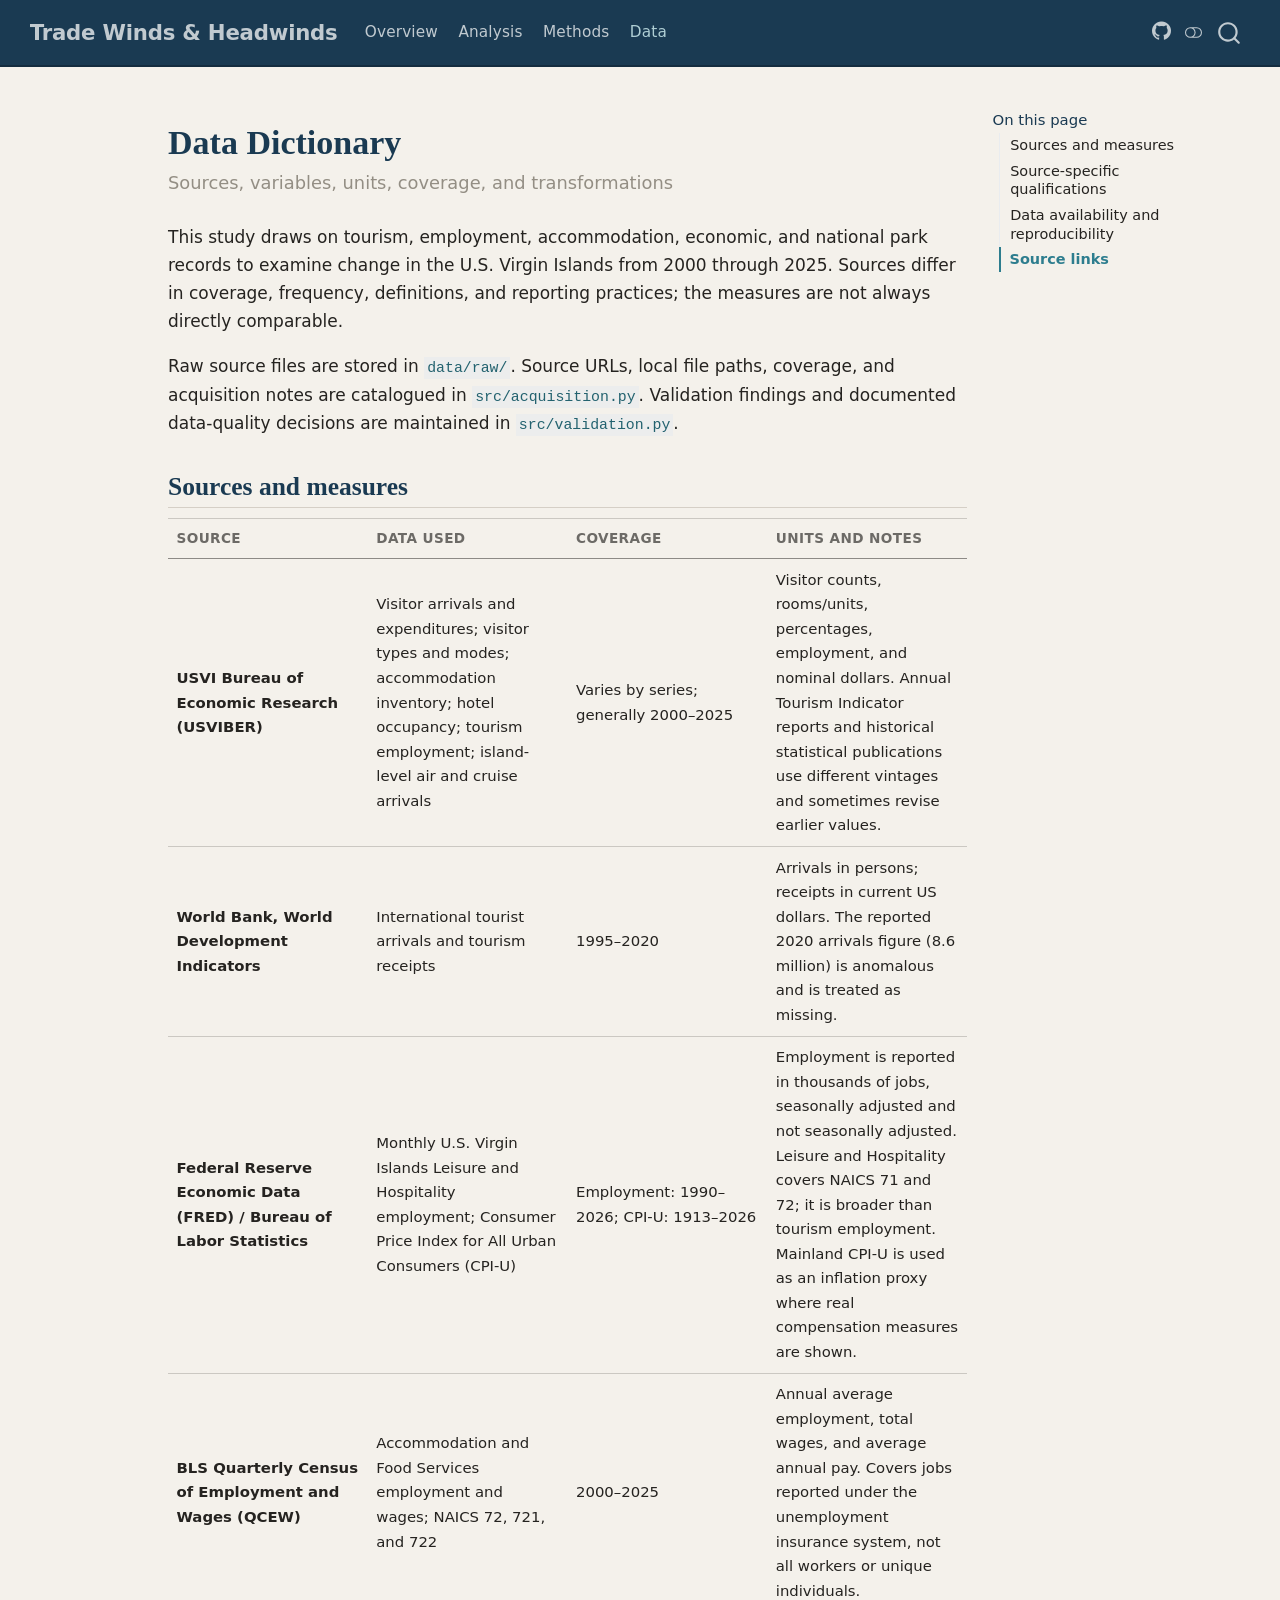
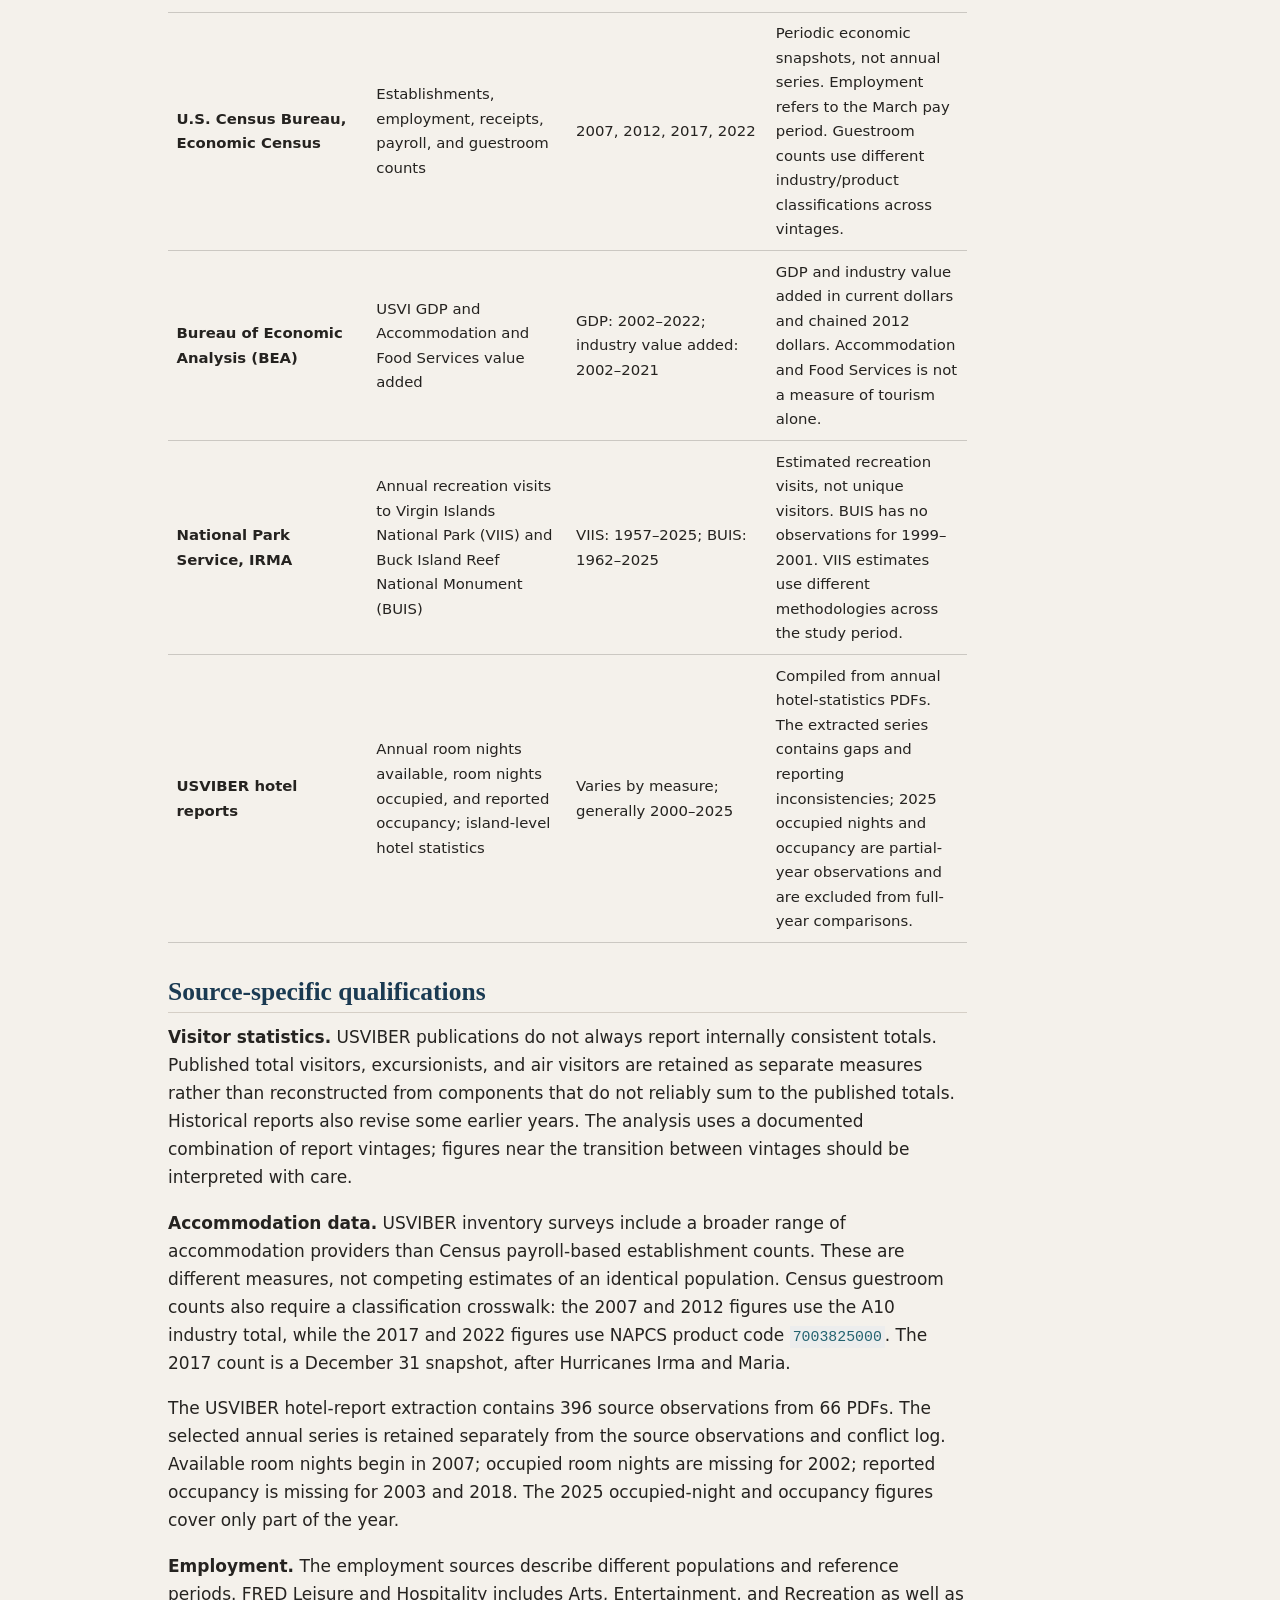
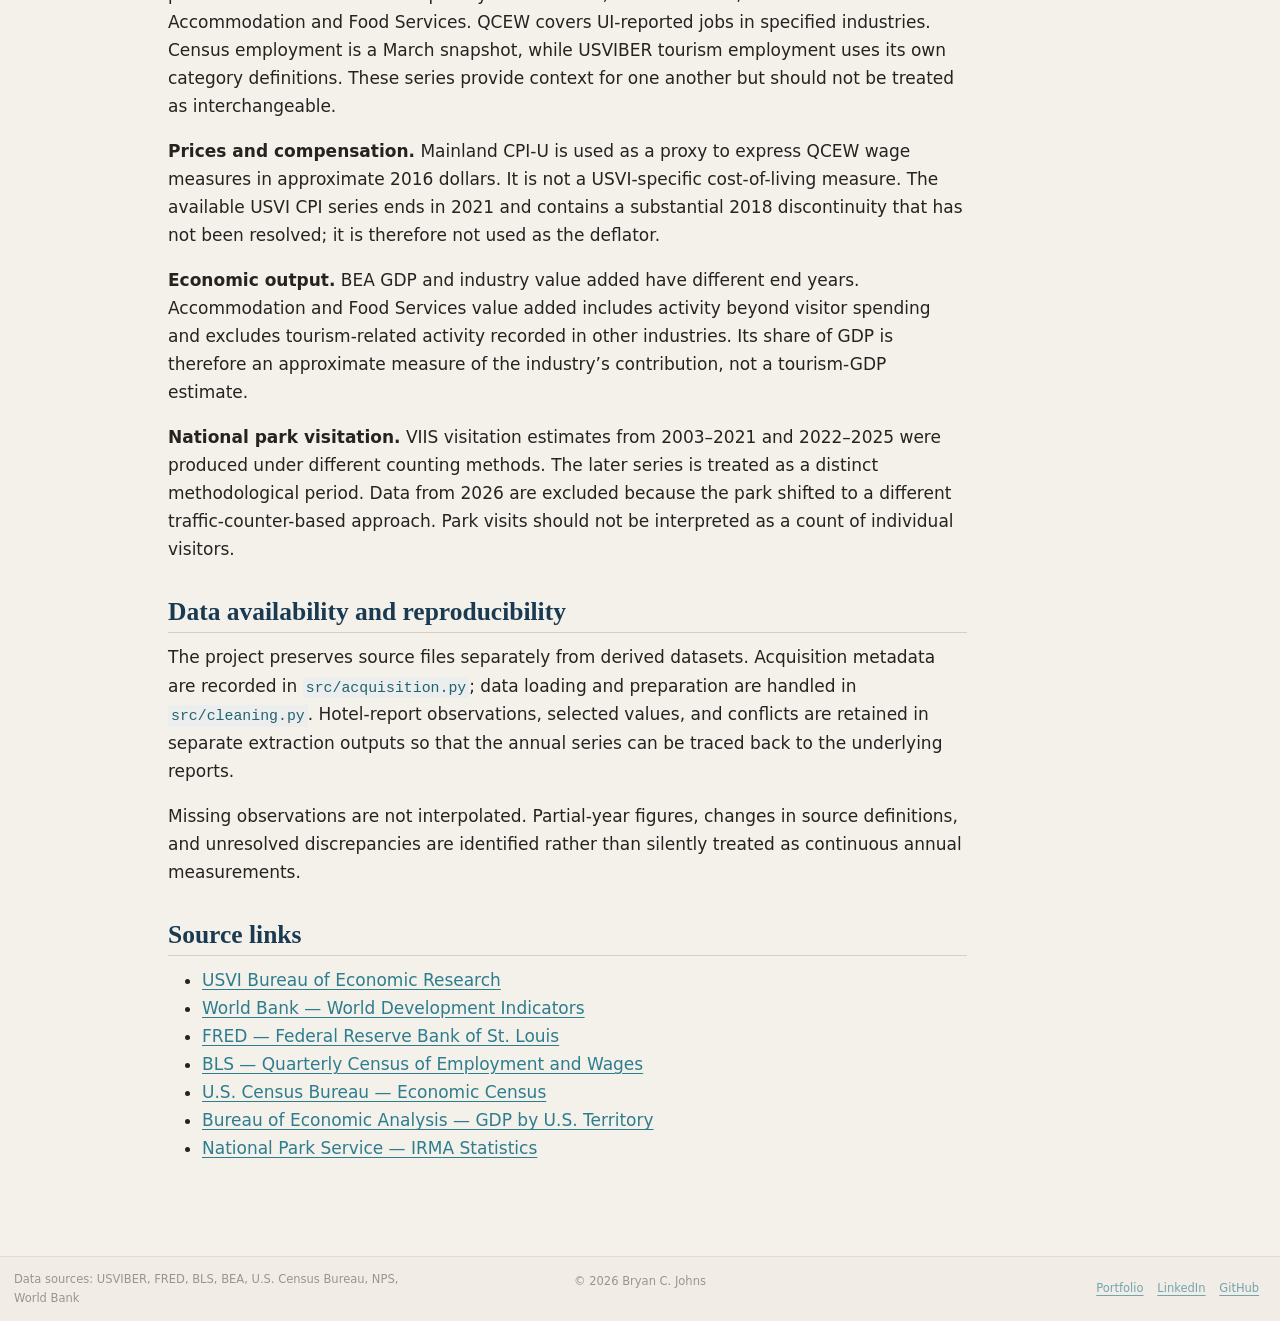
<file: docs/reports/data-dictionary.html>
<!DOCTYPE html>
<html xmlns="http://www.w3.org/1999/xhtml" lang="en" xml:lang="en"><head>

<meta charset="utf-8">
<meta name="generator" content="quarto-1.10.20">

<meta name="viewport" content="width=device-width, initial-scale=1.0, user-scalable=yes">

<meta name="author" content="Bryan C. Johns">

<title>Data Dictionary – Trade Winds &amp; Headwinds</title>
<style>
/* Default styles provided by pandoc.
** See https://pandoc.org/MANUAL.html#variables-for-html for config info.
*/
span.smallcaps{font-variant: small-caps;}
div.columns{display: flex; gap: 1.5em;}
div.column{flex: auto;}
@media screen {
div.columns{gap: min(4vw, 1.5em);}
div.column{overflow-x: auto;}
}
div.hanging-indent{margin-left: 1.5em; text-indent: -1.5em;}
ul.task-list{list-style: none;}
ul.task-list li input[type="checkbox"] {
  width: 0.8em;
  margin: 0 0.8em 0.2em -1em; /* quarto-specific, see https://github.com/quarto-dev/quarto-cli/issues/4556 */ 
  vertical-align: middle;
}
</style>


<script src="../site_libs/quarto-nav/quarto-nav.js"></script>
<script src="../site_libs/quarto-nav/headroom.min.js"></script>
<script src="../site_libs/clipboard/clipboard.min.js"></script>
<script src="../site_libs/quarto-search/autocomplete.umd.js"></script>
<script src="../site_libs/quarto-search/fuse.min.js"></script>
<script src="../site_libs/quarto-search/quarto-search.js"></script>
<meta name="quarto:offset" content="../">
<link href="../reports/images/favicon.png" rel="icon" type="image/png">
<script src="../site_libs/quarto-html/quarto.js" type="module"></script>
<script src="../site_libs/quarto-html/tabsets/tabsets.js" type="module"></script>
<script src="../site_libs/quarto-html/popper.min.js"></script>
<script src="../site_libs/quarto-html/tippy.umd.min.js"></script>
<script src="../site_libs/quarto-html/anchor.min.js"></script>
<link href="../site_libs/quarto-html/tippy.css" rel="stylesheet">
<link href="../site_libs/quarto-html/quarto-syntax-highlighting-17888a1159294d3eb470f19f6f52f5a5.css" rel="stylesheet" class="quarto-color-scheme" id="quarto-text-highlighting-styles">
<link href="../site_libs/quarto-html/quarto-syntax-highlighting-dark-0ae969d3293726db143f6e9eb89af930.css" rel="stylesheet" class="quarto-color-scheme quarto-color-alternate" id="quarto-text-highlighting-styles">
<link href="../site_libs/quarto-html/quarto-syntax-highlighting-17888a1159294d3eb470f19f6f52f5a5.css" rel="stylesheet" class="quarto-color-scheme-extra" id="quarto-text-highlighting-styles">
<script src="../site_libs/bootstrap/bootstrap.min.js"></script>
<link href="../site_libs/bootstrap/bootstrap-icons.css" rel="stylesheet">
<link href="../site_libs/bootstrap/bootstrap-ca75502339ea99b0489967ac60a96171.min.css" rel="stylesheet" append-hash="true" class="quarto-color-scheme" id="quarto-bootstrap" data-mode="light">
<link href="../site_libs/bootstrap/bootstrap-dark-1b054b1e49bdabc3f2c47f08e70fa59d.min.css" rel="stylesheet" append-hash="true" class="quarto-color-scheme quarto-color-alternate" id="quarto-bootstrap" data-mode="dark">
<link href="../site_libs/bootstrap/bootstrap-ca75502339ea99b0489967ac60a96171.min.css" rel="stylesheet" append-hash="true" class="quarto-color-scheme-extra" id="quarto-bootstrap" data-mode="light">
<script id="quarto-search-options" type="application/json">{
  "location": "navbar",
  "copy-button": false,
  "collapse-after": 3,
  "panel-placement": "end",
  "type": "overlay",
  "limit": 50,
  "keyboard-shortcut": [
    "f",
    "/",
    "s"
  ],
  "show-item-context": false,
  "language": {
    "search-no-results-text": "No results",
    "search-matching-documents-text": "matching documents",
    "search-copy-link-title": "Copy link to search",
    "search-hide-matches-text": "Hide additional matches",
    "search-more-match-text": "more match in this document",
    "search-more-matches-text": "more matches in this document",
    "search-clear-button-title": "Clear",
    "search-text-placeholder": "",
    "search-detached-cancel-button-title": "Cancel",
    "search-submit-button-title": "Submit",
    "search-label": "Search"
  }
}</script>
<style>html{ scroll-behavior: smooth; }</style>


<meta property="og:title" content="Data Dictionary – Trade Winds &amp; Headwinds">
<meta property="og:description" content="Sources, variables, units, coverage, and transformations">
<meta property="og:site_name" content="Trade Winds &amp; Headwinds">
<meta name="twitter:title" content="Data Dictionary – Trade Winds &amp; Headwinds">
<meta name="twitter:description" content="Sources, variables, units, coverage, and transformations">
<meta name="twitter:card" content="summary">
</head>

<body class="nav-fixed quarto-light"><script id="quarto-html-before-body" type="application/javascript">
    const toggleBodyColorMode = (bsSheetEl) => {
      const mode = bsSheetEl.getAttribute("data-mode");
      const bodyEl = window.document.querySelector("body");
      if (mode === "dark") {
        bodyEl.classList.add("quarto-dark");
        bodyEl.classList.remove("quarto-light");
      } else {
        bodyEl.classList.add("quarto-light");
        bodyEl.classList.remove("quarto-dark");
      }
    }
    const toggleBodyColorPrimary = () => {
      const bsSheetEl = window.document.querySelector("link#quarto-bootstrap:not([rel=disabled-stylesheet])");
      if (bsSheetEl) {
        toggleBodyColorMode(bsSheetEl);
      }
    }
    const setColorSchemeToggle = (alternate) => {
      const toggles = window.document.querySelectorAll('.quarto-color-scheme-toggle');
      for (let i=0; i < toggles.length; i++) {
        const toggle = toggles[i];
        if (toggle) {
          if (alternate) {
            toggle.classList.add("alternate");
          } else {
            toggle.classList.remove("alternate");
          }
        }
      }
    };
    const toggleColorMode = (alternate) => {
      // Switch the stylesheets
      const primaryStylesheets = window.document.querySelectorAll('link.quarto-color-scheme:not(.quarto-color-alternate)');
      const alternateStylesheets = window.document.querySelectorAll('link.quarto-color-scheme.quarto-color-alternate');
      manageTransitions('#quarto-margin-sidebar .nav-link', false);
      if (alternate) {
        // note: dark is layered on light, we don't disable primary!
        enableStylesheet(alternateStylesheets);
        for (const sheetNode of alternateStylesheets) {
          if (sheetNode.id === "quarto-bootstrap") {
            toggleBodyColorMode(sheetNode);
          }
        }
      } else {
        disableStylesheet(alternateStylesheets);
        enableStylesheet(primaryStylesheets)
        toggleBodyColorPrimary();
      }
      manageTransitions('#quarto-margin-sidebar .nav-link', true);
      // Switch the toggles
      setColorSchemeToggle(alternate)
      // Hack to workaround the fact that safari doesn't
      // properly recolor the scrollbar when toggling (#1455)
      if (navigator.userAgent.indexOf('Safari') > 0 && navigator.userAgent.indexOf('Chrome') == -1) {
        manageTransitions("body", false);
        window.scrollTo(0, 1);
        setTimeout(() => {
          window.scrollTo(0, 0);
          manageTransitions("body", true);
        }, 40);
      }
    }
    const disableStylesheet = (stylesheets) => {
      for (let i=0; i < stylesheets.length; i++) {
        const stylesheet = stylesheets[i];
        stylesheet.rel = 'disabled-stylesheet';
      }
    }
    const enableStylesheet = (stylesheets) => {
      for (let i=0; i < stylesheets.length; i++) {
        const stylesheet = stylesheets[i];
        if(stylesheet.rel !== 'stylesheet') { // for Chrome, which will still FOUC without this check
          stylesheet.rel = 'stylesheet';
        }
      }
    }
    const manageTransitions = (selector, allowTransitions) => {
      const els = window.document.querySelectorAll(selector);
      for (let i=0; i < els.length; i++) {
        const el = els[i];
        if (allowTransitions) {
          el.classList.remove('notransition');
        } else {
          el.classList.add('notransition');
        }
      }
    }
    const isFileUrl = () => {
      return window.location.protocol === 'file:';
    }
    const hasAlternateSentinel = () => {
      let styleSentinel = getColorSchemeSentinel();
      if (styleSentinel !== null) {
        return styleSentinel === "alternate";
      } else {
        return false;
      }
    }
    const setStyleSentinel = (alternate) => {
      const value = alternate ? "alternate" : "default";
      if (!isFileUrl()) {
        window.localStorage.setItem("quarto-color-scheme", value);
      } else {
        localAlternateSentinel = value;
      }
    }
    const getColorSchemeSentinel = () => {
      if (!isFileUrl()) {
        const storageValue = window.localStorage.getItem("quarto-color-scheme");
        return storageValue != null ? storageValue : localAlternateSentinel;
      } else {
        return localAlternateSentinel;
      }
    }
    const toggleGiscusIfUsed = (isAlternate, darkModeDefault) => {
      const baseTheme = document.querySelector('#giscus-base-theme')?.value ?? 'light';
      const alternateTheme = document.querySelector('#giscus-alt-theme')?.value ?? 'dark';
      let newTheme = '';
      if(authorPrefersDark) {
        newTheme = isAlternate ? baseTheme : alternateTheme;
      } else {
        newTheme = isAlternate ? alternateTheme : baseTheme;
      }
      const changeGiscusTheme = () => {
        // From: https://github.com/giscus/giscus/issues/336
        const sendMessage = (message) => {
          const iframe = document.querySelector('iframe.giscus-frame');
          if (!iframe) return;
          iframe.contentWindow.postMessage({ giscus: message }, 'https://giscus.app');
        }
        sendMessage({
          setConfig: {
            theme: newTheme
          }
        });
      }
      const isGiscussLoaded = window.document.querySelector('iframe.giscus-frame') !== null;
      if (isGiscussLoaded) {
        changeGiscusTheme();
      }
    };
    const authorPrefersDark = false;
    const queryPrefersDark = window.matchMedia('(prefers-color-scheme: dark)');
    const darkModeDefault = queryPrefersDark.matches;
      document.querySelector('link#quarto-text-highlighting-styles.quarto-color-scheme-extra').rel = 'disabled-stylesheet';
      document.querySelector('link#quarto-bootstrap.quarto-color-scheme-extra').rel = 'disabled-stylesheet';
    let localAlternateSentinel = darkModeDefault ? 'alternate' : 'default';
    // Dark / light mode switch
    window.quartoToggleColorScheme = () => {
      // Read the current dark / light value
      let toAlternate = !hasAlternateSentinel();
      toggleColorMode(toAlternate);
      setStyleSentinel(toAlternate);
      toggleGiscusIfUsed(toAlternate, darkModeDefault);
      window.dispatchEvent(new Event('resize'));
    };
    queryPrefersDark.addEventListener("change", e => {
      if(window.localStorage.getItem("quarto-color-scheme") !== null)
        return;
      const alternate = e.matches
      toggleColorMode(alternate);
      localAlternateSentinel = e.matches ? 'alternate' : 'default'; // this is used alongside local storage!
      toggleGiscusIfUsed(alternate, darkModeDefault);
    });
    // Switch to dark mode if need be
    if (hasAlternateSentinel()) {
      toggleColorMode(true);
    } else {
      toggleColorMode(false);
    }
  </script>

<div id="quarto-search-results"></div>
  <header id="quarto-header" class="headroom fixed-top">
    <nav class="navbar navbar-expand-lg " data-bs-theme="dark">
      <div class="navbar-container container-fluid">
      <div class="navbar-brand-container mx-auto">
    <a class="navbar-brand" href="../index.html">
    <span class="navbar-title">Trade Winds &amp; Headwinds</span>
    </a>
  </div>
            <div id="quarto-search" class="" title="Search"></div>
          <button class="navbar-toggler" type="button" data-bs-toggle="collapse" data-bs-target="#navbarCollapse" aria-controls="navbarCollapse" role="menu" aria-expanded="false" aria-label="Toggle navigation" onclick="if (window.quartoToggleHeadroom) { window.quartoToggleHeadroom(); }">
  <span class="navbar-toggler-icon"></span>
</button>
          <div class="collapse navbar-collapse" id="navbarCollapse">
            <ul class="navbar-nav navbar-nav-scroll me-auto">
  <li class="nav-item">
    <a class="nav-link" href="../reports/overview.html"> 
<span class="menu-text">Overview</span></a>
  </li>  
  <li class="nav-item">
    <a class="nav-link" href="../reports/analysis.html"> 
<span class="menu-text">Analysis</span></a>
  </li>  
  <li class="nav-item">
    <a class="nav-link" href="../reports/methodology.html"> 
<span class="menu-text">Methods</span></a>
  </li>  
  <li class="nav-item">
    <a class="nav-link active" href="../reports/data-dictionary.html" aria-current="page"> 
<span class="menu-text">Data</span></a>
  </li>  
</ul>
            <ul class="navbar-nav navbar-nav-scroll ms-auto">
  <li class="nav-item compact">
    <a class="nav-link" href="https://github.com/johbry17/Trade-Winds-and-Headwinds"> <i class="bi bi-github" role="img">
</i> 
<span class="menu-text"></span></a>
  </li>  
</ul>
          </div> <!-- /navcollapse -->
            <div class="quarto-navbar-tools">
  <a href="" class="quarto-color-scheme-toggle quarto-navigation-tool  px-1" onclick="window.quartoToggleColorScheme(); return false;" title="Toggle dark mode"><i class="bi"></i></a>
</div>
      </div> <!-- /container-fluid -->
    </nav>
</header>
<!-- content -->
<div id="quarto-content" class="quarto-container page-columns page-rows-contents page-layout-article page-navbar">
<!-- sidebar -->
<!-- margin-sidebar -->
    <div id="quarto-margin-sidebar" class="sidebar margin-sidebar">
        <nav id="TOC" role="doc-toc" class="toc-active">
    <h2 id="toc-title">On this page</h2>
   
  <ul>
  <li><a href="#sources-and-measures" id="toc-sources-and-measures" class="nav-link active" data-scroll-target="#sources-and-measures">Sources and measures</a></li>
  <li><a href="#source-specific-qualifications" id="toc-source-specific-qualifications" class="nav-link" data-scroll-target="#source-specific-qualifications">Source-specific qualifications</a></li>
  <li><a href="#data-availability-and-reproducibility" id="toc-data-availability-and-reproducibility" class="nav-link" data-scroll-target="#data-availability-and-reproducibility">Data availability and reproducibility</a></li>
  <li><a href="#source-links" id="toc-source-links" class="nav-link" data-scroll-target="#source-links">Source links</a></li>
  </ul>
</nav>
    </div>
<!-- main -->
<main class="content" id="quarto-document-content">


<header id="title-block-header" class="quarto-title-block default">
<div class="quarto-title">
<h1 class="title">Data Dictionary</h1>
<p class="subtitle lead">Sources, variables, units, coverage, and transformations</p>
</div>



<div class="quarto-title-meta">

    
  
    
  </div>
  


</header>


<p>This study draws on tourism, employment, accommodation, economic, and national park records to examine change in the U.S. Virgin Islands from 2000 through 2025. Sources differ in coverage, frequency, definitions, and reporting practices; the measures are not always directly comparable.</p>
<p>Raw source files are stored in <code>data/raw/</code>. Source URLs, local file paths, coverage, and acquisition notes are catalogued in <code>src/acquisition.py</code>. Validation findings and documented data-quality decisions are maintained in <code>src/validation.py</code>.</p>
<section id="sources-and-measures" class="level2">
<h2 class="anchored" data-anchor-id="sources-and-measures">Sources and measures</h2>
<table class="caption-top table">
<colgroup>
<col style="width: 25%">
<col style="width: 25%">
<col style="width: 25%">
<col style="width: 25%">
</colgroup>
<thead>
<tr class="header">
<th>Source</th>
<th>Data used</th>
<th>Coverage</th>
<th>Units and notes</th>
</tr>
</thead>
<tbody>
<tr class="odd">
<td><strong>USVI Bureau of Economic Research (USVIBER)</strong></td>
<td>Visitor arrivals and expenditures; visitor types and modes; accommodation inventory; hotel occupancy; tourism employment; island-level air and cruise arrivals</td>
<td>Varies by series; generally 2000–2025</td>
<td>Visitor counts, rooms/units, percentages, employment, and nominal dollars. Annual Tourism Indicator reports and historical statistical publications use different vintages and sometimes revise earlier values.</td>
</tr>
<tr class="even">
<td><strong>World Bank, World Development Indicators</strong></td>
<td>International tourist arrivals and tourism receipts</td>
<td>1995–2020</td>
<td>Arrivals in persons; receipts in current US dollars. The reported 2020 arrivals figure (8.6 million) is anomalous and is treated as missing.</td>
</tr>
<tr class="odd">
<td><strong>Federal Reserve Economic Data (FRED) / Bureau of Labor Statistics</strong></td>
<td>Monthly U.S. Virgin Islands Leisure and Hospitality employment; Consumer Price Index for All Urban Consumers (CPI-U)</td>
<td>Employment: 1990–2026; CPI-U: 1913–2026</td>
<td>Employment is reported in thousands of jobs, seasonally adjusted and not seasonally adjusted. Leisure and Hospitality covers NAICS 71 and 72; it is broader than tourism employment. Mainland CPI-U is used as an inflation proxy where real compensation measures are shown.</td>
</tr>
<tr class="even">
<td><strong>BLS Quarterly Census of Employment and Wages (QCEW)</strong></td>
<td>Accommodation and Food Services employment and wages; NAICS 72, 721, and 722</td>
<td>2000–2025</td>
<td>Annual average employment, total wages, and average annual pay. Covers jobs reported under the unemployment insurance system, not all workers or unique individuals.</td>
</tr>
<tr class="odd">
<td><strong>U.S. Census Bureau, Economic Census</strong></td>
<td>Establishments, employment, receipts, payroll, and guestroom counts</td>
<td>2007, 2012, 2017, 2022</td>
<td>Periodic economic snapshots, not annual series. Employment refers to the March pay period. Guestroom counts use different industry/product classifications across vintages.</td>
</tr>
<tr class="even">
<td><strong>Bureau of Economic Analysis (BEA)</strong></td>
<td>USVI GDP and Accommodation and Food Services value added</td>
<td>GDP: 2002–2022; industry value added: 2002–2021</td>
<td>GDP and industry value added in current dollars and chained 2012 dollars. Accommodation and Food Services is not a measure of tourism alone.</td>
</tr>
<tr class="odd">
<td><strong>National Park Service, IRMA</strong></td>
<td>Annual recreation visits to Virgin Islands National Park (VIIS) and Buck Island Reef National Monument (BUIS)</td>
<td>VIIS: 1957–2025; BUIS: 1962–2025</td>
<td>Estimated recreation visits, not unique visitors. BUIS has no observations for 1999–2001. VIIS estimates use different methodologies across the study period.</td>
</tr>
<tr class="even">
<td><strong>USVIBER hotel reports</strong></td>
<td>Annual room nights available, room nights occupied, and reported occupancy; island-level hotel statistics</td>
<td>Varies by measure; generally 2000–2025</td>
<td>Compiled from annual hotel-statistics PDFs. The extracted series contains gaps and reporting inconsistencies; 2025 occupied nights and occupancy are partial-year observations and are excluded from full-year comparisons.</td>
</tr>
</tbody>
</table>
</section>
<section id="source-specific-qualifications" class="level2">
<h2 class="anchored" data-anchor-id="source-specific-qualifications">Source-specific qualifications</h2>
<p><strong>Visitor statistics.</strong> USVIBER publications do not always report internally consistent totals. Published total visitors, excursionists, and air visitors are retained as separate measures rather than reconstructed from components that do not reliably sum to the published totals. Historical reports also revise some earlier years. The analysis uses a documented combination of report vintages; figures near the transition between vintages should be interpreted with care.</p>
<p><strong>Accommodation data.</strong> USVIBER inventory surveys include a broader range of accommodation providers than Census payroll-based establishment counts. These are different measures, not competing estimates of an identical population. Census guestroom counts also require a classification crosswalk: the 2007 and 2012 figures use the A10 industry total, while the 2017 and 2022 figures use NAPCS product code <code>7003825000</code>. The 2017 count is a December 31 snapshot, after Hurricanes Irma and Maria.</p>
<p>The USVIBER hotel-report extraction contains 396 source observations from 66 PDFs. The selected annual series is retained separately from the source observations and conflict log. Available room nights begin in 2007; occupied room nights are missing for 2002; reported occupancy is missing for 2003 and 2018. The 2025 occupied-night and occupancy figures cover only part of the year.</p>
<p><strong>Employment.</strong> The employment sources describe different populations and reference periods. FRED Leisure and Hospitality includes Arts, Entertainment, and Recreation as well as Accommodation and Food Services. QCEW covers UI-reported jobs in specified industries. Census employment is a March snapshot, while USVIBER tourism employment uses its own category definitions. These series provide context for one another but should not be treated as interchangeable.</p>
<p><strong>Prices and compensation.</strong> Mainland CPI-U is used as a proxy to express QCEW wage measures in approximate 2016 dollars. It is not a USVI-specific cost-of-living measure. The available USVI CPI series ends in 2021 and contains a substantial 2018 discontinuity that has not been resolved; it is therefore not used as the deflator.</p>
<p><strong>Economic output.</strong> BEA GDP and industry value added have different end years. Accommodation and Food Services value added includes activity beyond visitor spending and excludes tourism-related activity recorded in other industries. Its share of GDP is therefore an approximate measure of the industry’s contribution, not a tourism-GDP estimate.</p>
<p><strong>National park visitation.</strong> VIIS visitation estimates from 2003–2021 and 2022–2025 were produced under different counting methods. The later series is treated as a distinct methodological period. Data from 2026 are excluded because the park shifted to a different traffic-counter-based approach. Park visits should not be interpreted as a count of individual visitors.</p>
</section>
<section id="data-availability-and-reproducibility" class="level2">
<h2 class="anchored" data-anchor-id="data-availability-and-reproducibility">Data availability and reproducibility</h2>
<p>The project preserves source files separately from derived datasets. Acquisition metadata are recorded in <code>src/acquisition.py</code>; data loading and preparation are handled in <code>src/cleaning.py</code>. Hotel-report observations, selected values, and conflicts are retained in separate extraction outputs so that the annual series can be traced back to the underlying reports.</p>
<p>Missing observations are not interpolated. Partial-year figures, changes in source definitions, and unresolved discrepancies are identified rather than silently treated as continuous annual measurements.</p>
</section>
<section id="source-links" class="level2">
<h2 class="anchored" data-anchor-id="source-links">Source links</h2>
<ul>
<li><a href="https://www.usviber.org/">USVI Bureau of Economic Research</a></li>
<li><a href="https://databank.worldbank.org/source/world-development-indicators">World Bank — World Development Indicators</a></li>
<li><a href="https://fred.stlouisfed.org/">FRED — Federal Reserve Bank of St.&nbsp;Louis</a></li>
<li><a href="https://www.bls.gov/cew/">BLS — Quarterly Census of Employment and Wages</a></li>
<li><a href="https://www.census.gov/programs-surveys/economic-census.html">U.S. Census Bureau — Economic Census</a></li>
<li><a href="https://www.bea.gov/data/gdp/gdp-american-samoa-guam-commonwealth-northern-mariana-islands-us-virgin-islands">Bureau of Economic Analysis — GDP by U.S. Territory</a></li>
<li><a href="https://irma.nps.gov/Stats/">National Park Service — IRMA Statistics</a></li>
</ul>


</section>

<a onclick="window.scrollTo(0, 0); return false;" role="button" id="quarto-back-to-top"><i class="bi bi-arrow-up"></i> Back to top</a></main> <!-- /main -->
<script id="quarto-html-after-body" type="application/javascript">
  window.document.addEventListener("DOMContentLoaded", function (event) {
    // Ensure there is a toggle, if there isn't float one in the top right
    if (window.document.querySelector('.quarto-color-scheme-toggle') === null) {
      const a = window.document.createElement('a');
      a.classList.add('top-right');
      a.classList.add('quarto-color-scheme-toggle');
      a.href = "";
      a.onclick = function() { try { window.quartoToggleColorScheme(); } catch {} return false; };
      const i = window.document.createElement("i");
      i.classList.add('bi');
      a.appendChild(i);
      window.document.body.appendChild(a);
    }
    setColorSchemeToggle(hasAlternateSentinel())
    const icon = "";
    const anchorJS = new window.AnchorJS();
    anchorJS.options = {
      placement: 'right',
      icon: icon
    };
    anchorJS.add('.anchored');
    const isCodeAnnotation = (el) => {
      for (const clz of el.classList) {
        if (clz.startsWith('code-annotation-')) {                     
          return true;
        }
      }
      return false;
    }
    const onCopySuccess = function(e) {
      // button target
      const button = e.trigger;
      // don't keep focus
      button.blur();
      // flash "checked"
      button.classList.add('code-copy-button-checked');
      var currentTitle = button.getAttribute("title");
      button.setAttribute("title", "Copied!");
      let tooltip;
      if (window.bootstrap) {
        button.setAttribute("data-bs-toggle", "tooltip");
        button.setAttribute("data-bs-placement", "left");
        button.setAttribute("data-bs-title", "Copied!");
        tooltip = new bootstrap.Tooltip(button, 
          { trigger: "manual", 
            customClass: "code-copy-button-tooltip",
            offset: [0, -8]});
        tooltip.show();    
      }
      setTimeout(function() {
        if (tooltip) {
          tooltip.hide();
          button.removeAttribute("data-bs-title");
          button.removeAttribute("data-bs-toggle");
          button.removeAttribute("data-bs-placement");
        }
        button.setAttribute("title", currentTitle);
        button.classList.remove('code-copy-button-checked');
      }, 1000);
      // clear code selection
      e.clearSelection();
    }
    const getTextToCopy = function(trigger) {
      const outerScaffold = trigger.parentElement.cloneNode(true);
      const codeEl = outerScaffold.querySelector('code');
      for (const childEl of codeEl.children) {
        if (isCodeAnnotation(childEl)) {
          childEl.remove();
        }
      }
      return codeEl.innerText;
    }
    const clipboard = new window.ClipboardJS('.code-copy-button:not([data-in-quarto-modal])', {
      text: getTextToCopy
    });
    clipboard.on('success', onCopySuccess);
    if (window.document.getElementById('quarto-embedded-source-code-modal')) {
      const clipboardModal = new window.ClipboardJS('.code-copy-button[data-in-quarto-modal]', {
        text: getTextToCopy,
        container: window.document.getElementById('quarto-embedded-source-code-modal')
      });
      clipboardModal.on('success', onCopySuccess);
    }
      var localhostRegex = new RegExp(/^(?:http|https):\/\/localhost\:?[0-9]*\//);
      var mailtoRegex = new RegExp(/^mailto:/);
        var filterRegex = new RegExp("https:\/\/johbry17\.github\.io\/Trade-Winds-and-Headwinds\/");
      var isInternal = (href) => {
          return filterRegex.test(href) || localhostRegex.test(href) || mailtoRegex.test(href);
      }
      // Inspect non-navigation links and adorn them if external
     var links = window.document.querySelectorAll('a[href]:not(.nav-link):not(.navbar-brand):not(.toc-action):not(.sidebar-link):not(.sidebar-item-toggle):not(.pagination-link):not(.no-external):not([aria-hidden]):not(.dropdown-item):not(.quarto-navigation-tool):not(.about-link)');
      for (var i=0; i<links.length; i++) {
        const link = links[i];
        if (!isInternal(link.href)) {
          // undo the damage that might have been done by quarto-nav.js in the case of
          // links that we want to consider external
          if (link.dataset.originalHref !== undefined) {
            link.href = link.dataset.originalHref;
          }
        }
      }
    function tippyHover(el, contentFn, onTriggerFn, onUntriggerFn) {
      const config = {
        allowHTML: true,
        maxWidth: 500,
        delay: 100,
        arrow: false,
        appendTo: function(el) {
            return el.parentElement;
        },
        interactive: true,
        interactiveBorder: 10,
        theme: 'quarto',
        placement: 'bottom-start',
      };
      if (contentFn) {
        config.content = contentFn;
      }
      if (onTriggerFn) {
        config.onTrigger = onTriggerFn;
      }
      if (onUntriggerFn) {
        config.onUntrigger = onUntriggerFn;
      }
      window.tippy(el, config); 
    }
    const noterefs = window.document.querySelectorAll('a[role="doc-noteref"]');
    for (var i=0; i<noterefs.length; i++) {
      const ref = noterefs[i];
      tippyHover(ref, function() {
        // use id or data attribute instead here
        let href = ref.getAttribute('data-footnote-href') || ref.getAttribute('href');
        try { href = new URL(href).hash; } catch {}
        const id = href.replace(/^#\/?/, "");
        const note = window.document.getElementById(id);
        if (note) {
          return note.innerHTML;
        } else {
          return "";
        }
      });
    }
    const xrefs = window.document.querySelectorAll('a.quarto-xref');
    const processXRef = (id, note) => {
      // Strip column container classes
      const stripColumnClz = (el) => {
        el.classList.remove("page-full", "page-columns");
        if (el.children) {
          for (const child of el.children) {
            stripColumnClz(child);
          }
        }
      }
      stripColumnClz(note)
      if (id === null || id.startsWith('sec-')) {
        // Special case sections, only their first couple elements
        const container = document.createElement("div");
        if (note.children && note.children.length > 2) {
          container.appendChild(note.children[0].cloneNode(true));
          for (let i = 1; i < note.children.length; i++) {
            const child = note.children[i];
            if (child.tagName === "P" && child.innerText === "") {
              continue;
            } else {
              container.appendChild(child.cloneNode(true));
              break;
            }
          }
          if (window.Quarto?.typesetMath) {
            window.Quarto.typesetMath(container);
          }
          return container.innerHTML
        } else {
          if (window.Quarto?.typesetMath) {
            window.Quarto.typesetMath(note);
          }
          return note.innerHTML;
        }
      } else {
        // Remove any anchor links if they are present
        const anchorLink = note.querySelector('a.anchorjs-link');
        if (anchorLink) {
          anchorLink.remove();
        }
        if (window.Quarto?.typesetMath) {
          window.Quarto.typesetMath(note);
        }
        if (note.classList.contains("callout")) {
          return note.outerHTML;
        } else {
          return note.innerHTML;
        }
      }
    }
    for (var i=0; i<xrefs.length; i++) {
      const xref = xrefs[i];
      tippyHover(xref, undefined, function(instance) {
        instance.disable();
        let url = xref.getAttribute('href');
        let hash = undefined; 
        if (url.startsWith('#')) {
          hash = url;
        } else {
          try { hash = new URL(url).hash; } catch {}
        }
        if (hash) {
          const id = hash.replace(/^#\/?/, "");
          const note = window.document.getElementById(id);
          if (note !== null) {
            try {
              const html = processXRef(id, note.cloneNode(true));
              instance.setContent(html);
            } finally {
              instance.enable();
              instance.show();
            }
          } else {
            // See if we can fetch this
            fetch(url.split('#')[0])
            .then(res => res.text())
            .then(html => {
              const parser = new DOMParser();
              const htmlDoc = parser.parseFromString(html, "text/html");
              const note = htmlDoc.getElementById(id);
              if (note !== null) {
                const html = processXRef(id, note);
                instance.setContent(html);
              } 
            }).finally(() => {
              instance.enable();
              instance.show();
            });
          }
        } else {
          // See if we can fetch a full url (with no hash to target)
          // This is a special case and we should probably do some content thinning / targeting
          fetch(url)
          .then(res => res.text())
          .then(html => {
            const parser = new DOMParser();
            const htmlDoc = parser.parseFromString(html, "text/html");
            const note = htmlDoc.querySelector('main.content');
            if (note !== null) {
              // This should only happen for chapter cross references
              // (since there is no id in the URL)
              // remove the first header
              if (note.children.length > 0 && note.children[0].tagName === "HEADER") {
                note.children[0].remove();
              }
              const html = processXRef(null, note);
              instance.setContent(html);
            } 
          }).finally(() => {
            instance.enable();
            instance.show();
          });
        }
      }, function(instance) {
      });
    }
        let selectedAnnoteEl;
        const selectorForAnnotation = ( cell, annotation) => {
          let cellAttr = 'data-code-cell="' + cell + '"';
          let lineAttr = 'data-code-annotation="' +  annotation + '"';
          const selector = 'span[' + cellAttr + '][' + lineAttr + ']';
          return selector;
        }
        const selectCodeLines = (annoteEl) => {
          const doc = window.document;
          const targetCell = annoteEl.getAttribute("data-target-cell");
          const targetAnnotation = annoteEl.getAttribute("data-target-annotation");
          const annoteSpan = window.document.querySelector(selectorForAnnotation(targetCell, targetAnnotation));
          const lines = annoteSpan.getAttribute("data-code-lines").split(",");
          const lineIds = lines.map((line) => {
            return targetCell + "-" + line;
          })
          let top = null;
          let height = null;
          let parent = null;
          if (lineIds.length > 0) {
              //compute the position of the single el (top and bottom and make a div)
              const el = window.document.getElementById(lineIds[0]);
              top = el.offsetTop;
              height = el.offsetHeight;
              parent = el.parentElement.parentElement;
            if (lineIds.length > 1) {
              const lastEl = window.document.getElementById(lineIds[lineIds.length - 1]);
              const bottom = lastEl.offsetTop + lastEl.offsetHeight;
              height = bottom - top;
            }
            if (top !== null && height !== null && parent !== null) {
              // cook up a div (if necessary) and position it 
              let div = window.document.getElementById("code-annotation-line-highlight");
              if (div === null) {
                div = window.document.createElement("div");
                div.setAttribute("id", "code-annotation-line-highlight");
                div.style.position = 'absolute';
                parent.appendChild(div);
              }
              div.style.top = top - 2 + "px";
              div.style.height = height + 4 + "px";
              div.style.left = 0;
              let gutterDiv = window.document.getElementById("code-annotation-line-highlight-gutter");
              if (gutterDiv === null) {
                gutterDiv = window.document.createElement("div");
                gutterDiv.setAttribute("id", "code-annotation-line-highlight-gutter");
                gutterDiv.style.position = 'absolute';
                const codeCell = window.document.getElementById(targetCell);
                const gutter = codeCell.querySelector('.code-annotation-gutter');
                gutter.appendChild(gutterDiv);
              }
              gutterDiv.style.top = top - 2 + "px";
              gutterDiv.style.height = height + 4 + "px";
            }
            selectedAnnoteEl = annoteEl;
          }
        };
        const unselectCodeLines = () => {
          const elementsIds = ["code-annotation-line-highlight", "code-annotation-line-highlight-gutter"];
          elementsIds.forEach((elId) => {
            const div = window.document.getElementById(elId);
            if (div) {
              div.remove();
            }
          });
          selectedAnnoteEl = undefined;
        };
          // Handle positioning of the toggle
      window.addEventListener(
        "resize",
        throttle(() => {
          elRect = undefined;
          if (selectedAnnoteEl) {
            selectCodeLines(selectedAnnoteEl);
          }
        }, 10)
      );
      function throttle(fn, ms) {
      let throttle = false;
      let timer;
        return (...args) => {
          if(!throttle) { // first call gets through
              fn.apply(this, args);
              throttle = true;
          } else { // all the others get throttled
              if(timer) clearTimeout(timer); // cancel #2
              timer = setTimeout(() => {
                fn.apply(this, args);
                timer = throttle = false;
              }, ms);
          }
        };
      }
        // Attach click handler to the DT
        const annoteDls = window.document.querySelectorAll('dt[data-target-cell]');
        for (const annoteDlNode of annoteDls) {
          annoteDlNode.addEventListener('click', (event) => {
            const clickedEl = event.target;
            if (clickedEl !== selectedAnnoteEl) {
              unselectCodeLines();
              const activeEl = window.document.querySelector('dt[data-target-cell].code-annotation-active');
              if (activeEl) {
                activeEl.classList.remove('code-annotation-active');
              }
              selectCodeLines(clickedEl);
              clickedEl.classList.add('code-annotation-active');
            } else {
              // Unselect the line
              unselectCodeLines();
              clickedEl.classList.remove('code-annotation-active');
            }
          });
        }
    const findCites = (el) => {
      const parentEl = el.parentElement;
      if (parentEl) {
        const cites = parentEl.dataset.cites;
        if (cites) {
          return {
            el,
            cites: cites.split(' ')
          };
        } else {
          return findCites(el.parentElement)
        }
      } else {
        return undefined;
      }
    };
    var bibliorefs = window.document.querySelectorAll('a[role="doc-biblioref"]');
    for (var i=0; i<bibliorefs.length; i++) {
      const ref = bibliorefs[i];
      const citeInfo = findCites(ref);
      if (citeInfo) {
        tippyHover(citeInfo.el, function() {
          var popup = window.document.createElement('div');
          citeInfo.cites.forEach(function(cite) {
            var citeDiv = window.document.createElement('div');
            citeDiv.classList.add('hanging-indent');
            citeDiv.classList.add('csl-entry');
            var biblioDiv = window.document.getElementById('ref-' + cite);
            if (biblioDiv) {
              citeDiv.innerHTML = biblioDiv.innerHTML;
            }
            popup.appendChild(citeDiv);
          });
          return popup.innerHTML;
        });
      }
    }
  });
  </script>
</div> <!-- /content -->
<footer class="footer">
  <div class="nav-footer">
    <div class="nav-footer-left">
<p>Data sources: USVIBER, FRED, BLS, BEA, U.S. Census Bureau, NPS, World Bank</p>
</div>   
    <div class="nav-footer-center">
<p>© <span id="copyright-year">2026</span> Bryan C. Johns</p>
</div>
    <div class="nav-footer-right">
      <ul class="footer-items list-unstyled">
    <li class="nav-item">
    <a class="nav-link" href="https://informedwanderer.com">
<p>Portfolio</p>
</a>
  </li>  
    <li class="nav-item">
    <a class="nav-link" href="https://www.linkedin.com/in/b-johns/">
<p>LinkedIn</p>
</a>
  </li>  
    <li class="nav-item">
    <a class="nav-link" href="https://github.com/johbry17">
<p>GitHub</p>
</a>
  </li>  
</ul>
    </div>
  </div>
</footer>
<script src="scripts/site.js"></script>




<script src="../site_libs/quarto-html/zenscroll-min.js"></script>
</body></html>
</file>
<file: docs/site_libs/quarto-html/tippy.css>
.tippy-box[data-animation=fade][data-state=hidden]{opacity:0}[data-tippy-root]{max-width:calc(100vw - 10px)}.tippy-box{position:relative;background-color:#333;color:#fff;border-radius:4px;font-size:14px;line-height:1.4;white-space:normal;outline:0;transition-property:transform,visibility,opacity}.tippy-box[data-placement^=top]>.tippy-arrow{bottom:0}.tippy-box[data-placement^=top]>.tippy-arrow:before{bottom:-7px;left:0;border-width:8px 8px 0;border-top-color:initial;transform-origin:center top}.tippy-box[data-placement^=bottom]>.tippy-arrow{top:0}.tippy-box[data-placement^=bottom]>.tippy-arrow:before{top:-7px;left:0;border-width:0 8px 8px;border-bottom-color:initial;transform-origin:center bottom}.tippy-box[data-placement^=left]>.tippy-arrow{right:0}.tippy-box[data-placement^=left]>.tippy-arrow:before{border-width:8px 0 8px 8px;border-left-color:initial;right:-7px;transform-origin:center left}.tippy-box[data-placement^=right]>.tippy-arrow{left:0}.tippy-box[data-placement^=right]>.tippy-arrow:before{left:-7px;border-width:8px 8px 8px 0;border-right-color:initial;transform-origin:center right}.tippy-box[data-inertia][data-state=visible]{transition-timing-function:cubic-bezier(.54,1.5,.38,1.11)}.tippy-arrow{width:16px;height:16px;color:#333}.tippy-arrow:before{content:"";position:absolute;border-color:transparent;border-style:solid}.tippy-content{position:relative;padding:5px 9px;z-index:1}
</file>
<file: docs/site_libs/quarto-html/quarto-syntax-highlighting-17888a1159294d3eb470f19f6f52f5a5.css>
/* quarto syntax highlight colors */
:root {
  --quarto-hl-ot-color: #003B4F;
  --quarto-hl-at-color: #657422;
  --quarto-hl-ss-color: #20794D;
  --quarto-hl-an-color: #5E5E5E;
  --quarto-hl-fu-color: #4758AB;
  --quarto-hl-st-color: #20794D;
  --quarto-hl-cf-color: #003B4F;
  --quarto-hl-op-color: #5E5E5E;
  --quarto-hl-er-color: #AD0000;
  --quarto-hl-bn-color: #AD0000;
  --quarto-hl-al-color: #AD0000;
  --quarto-hl-va-color: #111111;
  --quarto-hl-bu-color: inherit;
  --quarto-hl-ex-color: inherit;
  --quarto-hl-pp-color: #AD0000;
  --quarto-hl-in-color: #5E5E5E;
  --quarto-hl-vs-color: #20794D;
  --quarto-hl-wa-color: #5E5E5E;
  --quarto-hl-do-color: #5E5E5E;
  --quarto-hl-im-color: #00769E;
  --quarto-hl-ch-color: #20794D;
  --quarto-hl-dt-color: #AD0000;
  --quarto-hl-fl-color: #AD0000;
  --quarto-hl-co-color: #5E5E5E;
  --quarto-hl-cv-color: #5E5E5E;
  --quarto-hl-cn-color: #8f5902;
  --quarto-hl-sc-color: #5E5E5E;
  --quarto-hl-dv-color: #AD0000;
  --quarto-hl-kw-color: #003B4F;
}

/* other quarto variables */
:root {
  --quarto-font-monospace: SFMono-Regular, Menlo, Monaco, Consolas, "Liberation Mono", "Courier New", monospace;
}

/* syntax highlight based on Pandoc's rules */
pre > code.sourceCode > span {
  color: #003B4F;
}

code.sourceCode > span {
  color: #003B4F;
}

div.sourceCode,
div.sourceCode pre.sourceCode {
  color: #003B4F;
}

/* Normal */
code span {
  color: #003B4F;
}

/* Alert */
code span.al {
  color: #AD0000;
  font-style: inherit;
}

/* Annotation */
code span.an {
  color: #5E5E5E;
  font-style: inherit;
}

/* Attribute */
code span.at {
  color: #657422;
  font-style: inherit;
}

/* BaseN */
code span.bn {
  color: #AD0000;
  font-style: inherit;
}

/* BuiltIn */
code span.bu {
  font-style: inherit;
}

/* ControlFlow */
code span.cf {
  color: #003B4F;
  font-weight: bold;
  font-style: inherit;
}

/* Char */
code span.ch {
  color: #20794D;
  font-style: inherit;
}

/* Constant */
code span.cn {
  color: #8f5902;
  font-style: inherit;
}

/* Comment */
code span.co {
  color: #5E5E5E;
  font-style: inherit;
}

/* CommentVar */
code span.cv {
  color: #5E5E5E;
  font-style: italic;
}

/* Documentation */
code span.do {
  color: #5E5E5E;
  font-style: italic;
}

/* DataType */
code span.dt {
  color: #AD0000;
  font-style: inherit;
}

/* DecVal */
code span.dv {
  color: #AD0000;
  font-style: inherit;
}

/* Error */
code span.er {
  color: #AD0000;
  font-style: inherit;
}

/* Extension */
code span.ex {
  font-style: inherit;
}

/* Float */
code span.fl {
  color: #AD0000;
  font-style: inherit;
}

/* Function */
code span.fu {
  color: #4758AB;
  font-style: inherit;
}

/* Import */
code span.im {
  color: #00769E;
  font-style: inherit;
}

/* Information */
code span.in {
  color: #5E5E5E;
  font-style: inherit;
}

/* Keyword */
code span.kw {
  color: #003B4F;
  font-weight: bold;
  font-style: inherit;
}

/* Operator */
code span.op {
  color: #5E5E5E;
  font-style: inherit;
}

/* Other */
code span.ot {
  color: #003B4F;
  font-style: inherit;
}

/* Preprocessor */
code span.pp {
  color: #AD0000;
  font-style: inherit;
}

/* SpecialChar */
code span.sc {
  color: #5E5E5E;
  font-style: inherit;
}

/* SpecialString */
code span.ss {
  color: #20794D;
  font-style: inherit;
}

/* String */
code span.st {
  color: #20794D;
  font-style: inherit;
}

/* Variable */
code span.va {
  color: #111111;
  font-style: inherit;
}

/* VerbatimString */
code span.vs {
  color: #20794D;
  font-style: inherit;
}

/* Warning */
code span.wa {
  color: #5E5E5E;
  font-style: italic;
}

.prevent-inlining {
  content: "</";
}

/*# sourceMappingURL=fadfc755eec066e9e3d699cf819c3e33.css.map */
</file>
<file: docs/site_libs/quarto-html/quarto-syntax-highlighting-dark-0ae969d3293726db143f6e9eb89af930.css>
/* quarto syntax highlight colors */
:root {
  --quarto-hl-al-color: #f07178;
  --quarto-hl-an-color: #d4d0ab;
  --quarto-hl-at-color: #00e0e0;
  --quarto-hl-bn-color: #d4d0ab;
  --quarto-hl-bu-color: #abe338;
  --quarto-hl-ch-color: #abe338;
  --quarto-hl-co-color: #f8f8f2;
  --quarto-hl-cv-color: #ffd700;
  --quarto-hl-cn-color: #ffd700;
  --quarto-hl-cf-color: #ffa07a;
  --quarto-hl-dt-color: #ffa07a;
  --quarto-hl-dv-color: #d4d0ab;
  --quarto-hl-do-color: #f8f8f2;
  --quarto-hl-er-color: #f07178;
  --quarto-hl-ex-color: #00e0e0;
  --quarto-hl-fl-color: #d4d0ab;
  --quarto-hl-fu-color: #ffa07a;
  --quarto-hl-im-color: #abe338;
  --quarto-hl-in-color: #d4d0ab;
  --quarto-hl-kw-color: #ffa07a;
  --quarto-hl-op-color: #ffa07a;
  --quarto-hl-ot-color: #00e0e0;
  --quarto-hl-pp-color: #dcc6e0;
  --quarto-hl-re-color: #00e0e0;
  --quarto-hl-sc-color: #abe338;
  --quarto-hl-ss-color: #abe338;
  --quarto-hl-st-color: #abe338;
  --quarto-hl-va-color: #00e0e0;
  --quarto-hl-vs-color: #abe338;
  --quarto-hl-wa-color: #dcc6e0;
}

/* other quarto variables */
:root {
  --quarto-font-monospace: SFMono-Regular, Menlo, Monaco, Consolas, "Liberation Mono", "Courier New", monospace;
}

/* syntax highlight based on Pandoc's rules */
pre > code.sourceCode > span {
  color: #f8f8f2;
}

code.sourceCode > span {
  color: #f8f8f2;
}

div.sourceCode,
div.sourceCode pre.sourceCode {
  color: #f8f8f2;
}

/* Normal */
code span {
  color: #f8f8f2;
}

/* Alert */
code span.al {
  color: #f07178;
}

/* Annotation */
code span.an {
  color: #d4d0ab;
}

/* Attribute */
code span.at {
  color: #00e0e0;
}

/* BaseN */
code span.bn {
  color: #d4d0ab;
}

/* BuiltIn */
code span.bu {
  color: #abe338;
}

/* ControlFlow */
code span.cf {
  font-weight: bold;
  color: #ffa07a;
}

/* Char */
code span.ch {
  color: #abe338;
}

/* Constant */
code span.cn {
  color: #ffd700;
}

/* Comment */
code span.co {
  font-style: italic;
  color: #f8f8f2;
}

/* CommentVar */
code span.cv {
  color: #ffd700;
}

/* Documentation */
code span.do {
  color: #f8f8f2;
}

/* DataType */
code span.dt {
  color: #ffa07a;
}

/* DecVal */
code span.dv {
  color: #d4d0ab;
}

/* Error */
code span.er {
  color: #f07178;
  text-decoration: underline;
}

/* Extension */
code span.ex {
  font-weight: bold;
  color: #00e0e0;
}

/* Float */
code span.fl {
  color: #d4d0ab;
}

/* Function */
code span.fu {
  color: #ffa07a;
}

/* Import */
code span.im {
  color: #abe338;
}

/* Information */
code span.in {
  color: #d4d0ab;
}

/* Keyword */
code span.kw {
  font-weight: bold;
  color: #ffa07a;
}

/* Operator */
code span.op {
  color: #ffa07a;
}

/* Other */
code span.ot {
  color: #00e0e0;
}

/* Preprocessor */
code span.pp {
  color: #dcc6e0;
}

/* RegionMarker */
code span.re {
  background-color: #f8f8f2;
  color: #00e0e0;
}

/* SpecialChar */
code span.sc {
  color: #abe338;
}

/* SpecialString */
code span.ss {
  color: #abe338;
}

/* String */
code span.st {
  color: #abe338;
}

/* Variable */
code span.va {
  color: #00e0e0;
}

/* VerbatimString */
code span.vs {
  color: #abe338;
}

/* Warning */
code span.wa {
  color: #dcc6e0;
}

.prevent-inlining {
  content: "</";
}

/*# sourceMappingURL=84910969ad8899fa0525f9d276a92ad7.css.map */
</file>
